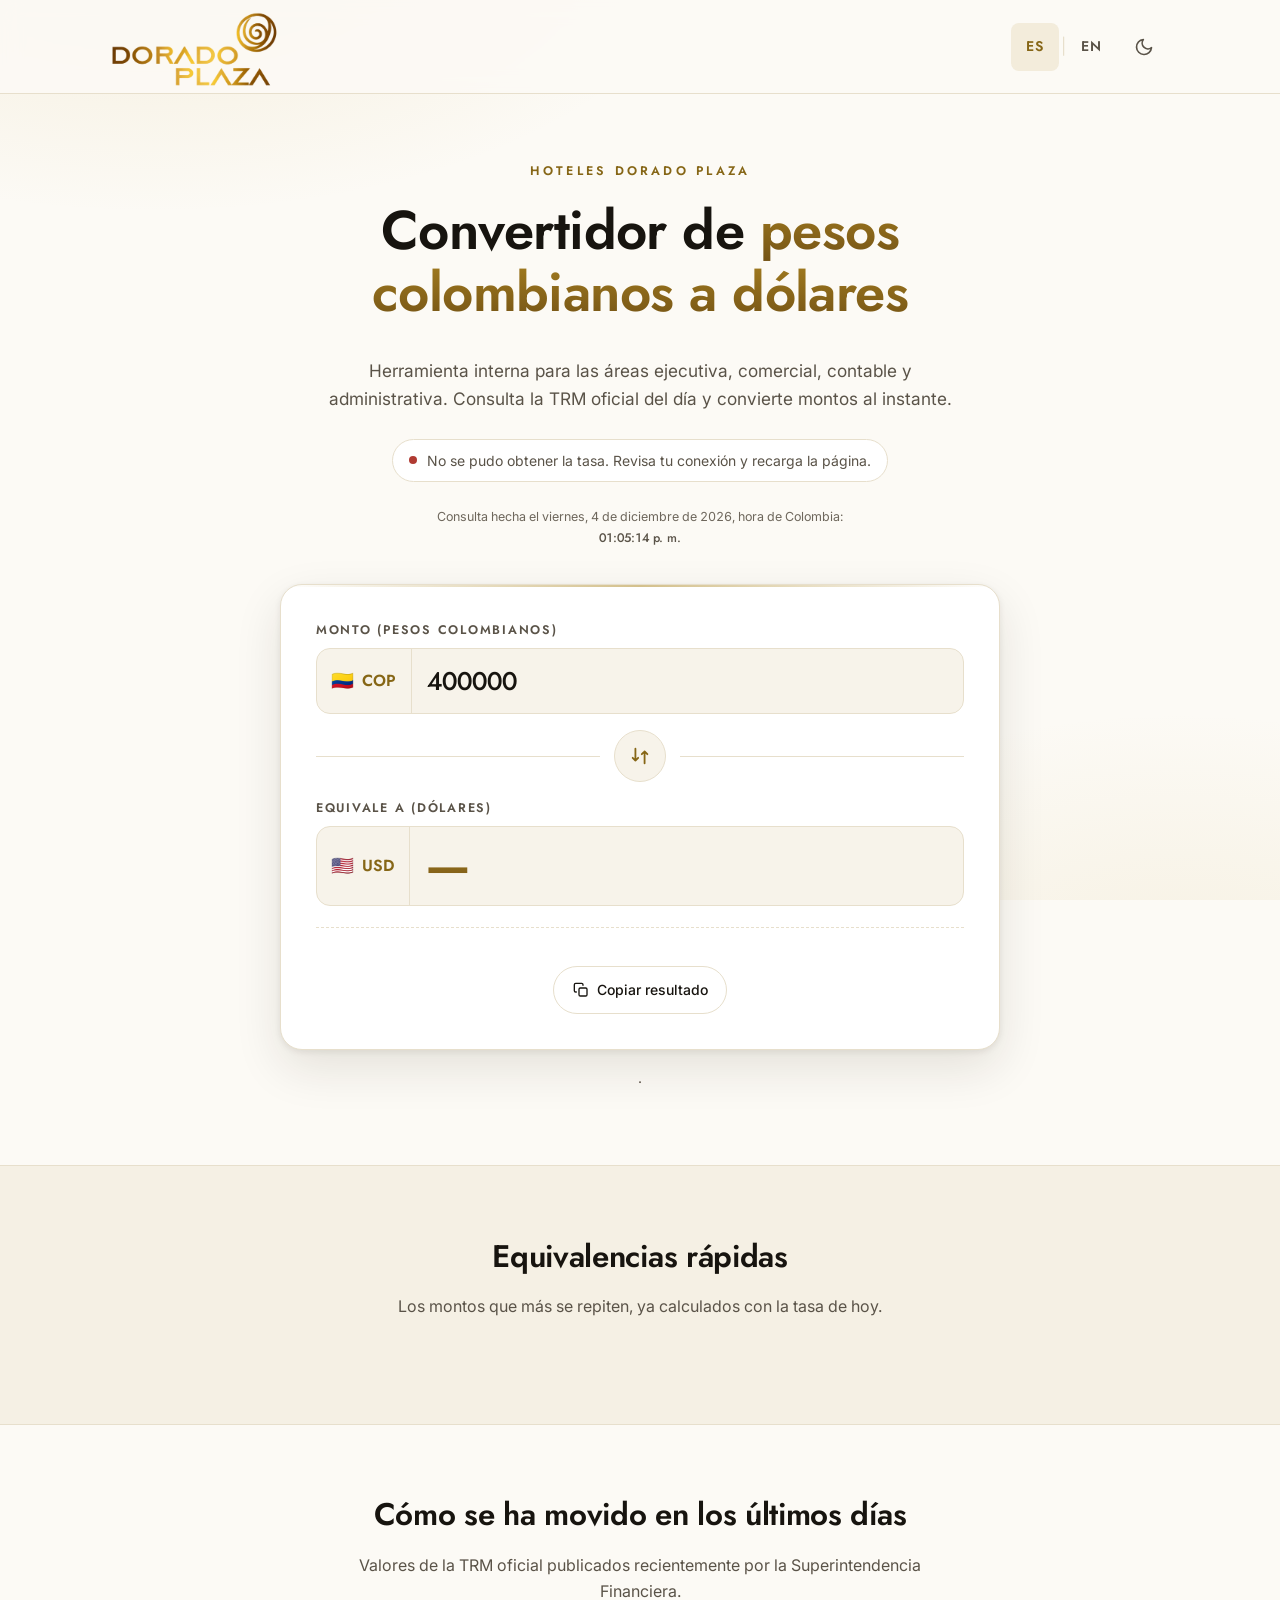
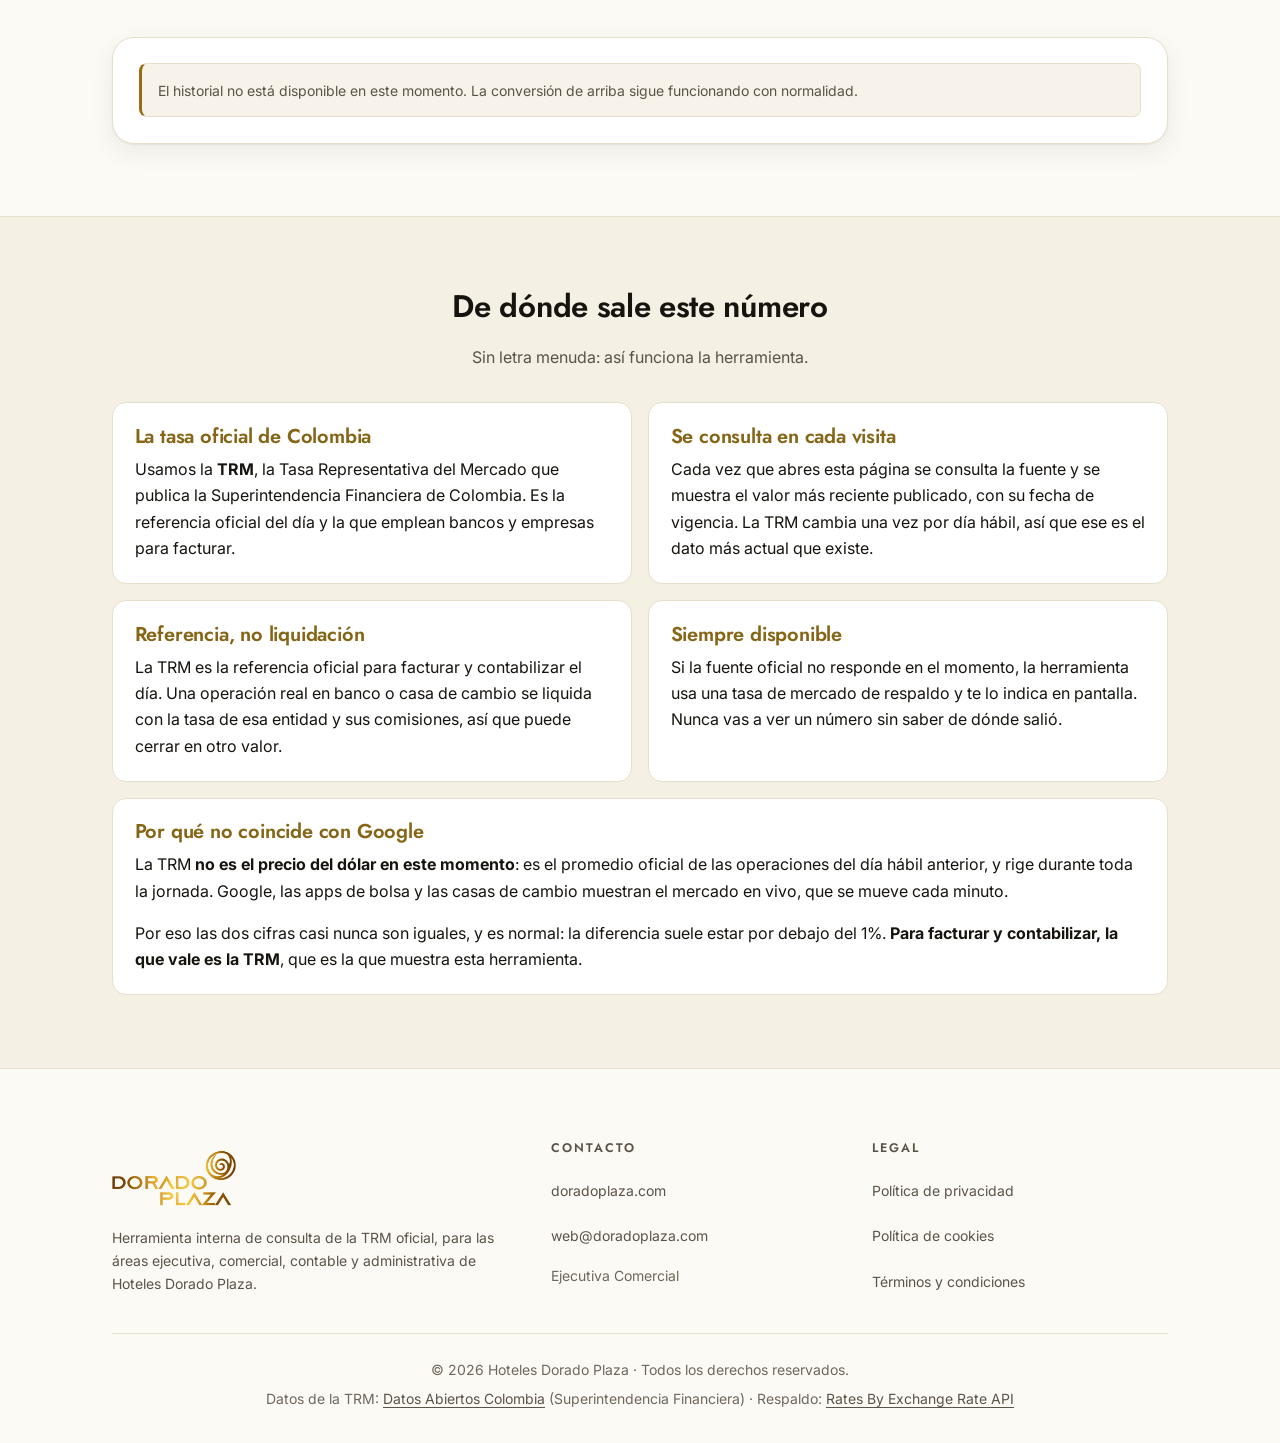
<file: index.html>
<!DOCTYPE html>
<!-- ===========================================================
     CONVERTIDOR USD ⇄ COP — Hoteles Dorado Plaza
     Archivo: index.html (versión en ESPAÑOL, la prioritaria)
     Qué es: herramienta de conversión de dólares estadounidenses a
             pesos colombianos y viceversa, con la TRM oficial.
     Para quién: las áreas EJECUTIVA, COMERCIAL, CONTABLE y
             ADMINISTRATIVA del hotel. NO es una herramienta para
             huéspedes: es un instrumento de trabajo interno.
     Función: consultar la TRM del día para facturar, cotizar y
              cuadrar cuentas. No es una página de venta y por eso no
              lleva CTAs comerciales.
     Sentido por defecto: en español arranca en COP → USD (quien
             trabaja aquí piensa en pesos). En inglés arranca al revés.
     Depende de: css/styles.css y js/script.js
     Versión en inglés: en/index.html (no hay redirección automática)
     =========================================================== -->
<html lang="es">
<head>
  <meta charset="UTF-8">
  <meta name="viewport" content="width=device-width, initial-scale=1">

  <!-- ===========================================================
       SEO — título, descripción y canonical
       Dominio definitivo (9 sep 2026):
         https://hotel.doradoplaza-convertidor.workers.dev/
       Si algún día cambia, hay que cambiarlo aquí, en en/index.html,
       en robots.txt y en el ejemplo de curl de _headers.

       ⚠ ESTA WEB VA EN noindex A PROPÓSITO. Es una herramienta interna
       del hotel y JX decidió que no aparezca en buscadores. Por eso el
       meta robots de abajo dice "noindex", se retiraron sitemap.xml y
       llms.txt, y robots.txt bloquea a los bots de IA.
       El título, la descripción y el Open Graph SÍ se conservan: no
       sirven para posicionar, sino para que el enlace se vea decente
       cuando alguien del hotel lo comparte por chat o correo.
       =========================================================== -->
  <title>Convertidor de dólares a pesos colombianos | Hoteles Dorado Plaza</title>
  <meta name="description" content="Consulta la TRM oficial del día y convierte pesos colombianos a dólares y al revés. Herramienta interna de Hoteles Dorado Plaza para sus áreas ejecutiva, comercial y contable.">
  <link rel="canonical" href="https://hotel.doradoplaza-convertidor.workers.dev/">
  <meta name="robots" content="noindex, follow">
  <meta name="author" content="Hoteles Dorado Plaza">
  <!-- El color de la barra del navegador en móvil. Arranca en blanco
       porque el tema claro es el primordial; el JS lo cambia si el
       usuario activa el modo oscuro. -->
  <meta name="theme-color" content="#FFFFFF" id="meta-tema">

  <!-- ===========================================================
       ANTI-PARPADEO DEL TEMA
       Qué es: la ÚNICA porción de JavaScript embebida en el HTML de
       todo el proyecto. Es una excepción deliberada a la regla de
       "todo el JS va en js/script.js", y tiene un motivo concreto:

       js/script.js se carga con defer, o sea que corre DESPUÉS de que
       el navegador pinta la página. Si el usuario dejó activado el modo
       oscuro, la página se pintaría primero en blanco y medio segundo
       después saltaría a negro. Ese fogonazo blanco es muy molesto de
       noche, que es justo cuando se usa el modo oscuro.

       Esto se ejecuta antes de pintar nada y deja el tema ya puesto.
       Por eso va aquí, es mínimo y no hace nada más.
       ⚠ Si se cambia la clave "dp_tema_v1", cambiarla también en
         CFG.TEMA_KEY de js/script.js.
       =========================================================== -->
  <script>
    (function () {
      try {
        if (localStorage.getItem("dp_tema_v1") === "oscuro") {
          document.documentElement.setAttribute("data-tema", "oscuro");
          var m = document.getElementById("meta-tema");
          if (m) m.setAttribute("content", "#0E0E10");
        }
      } catch (e) { /* modo incógnito: se queda en el tema claro */ }
    })();
  </script>

  <!-- Idiomas: el x-default apunta al español porque es la versión prioritaria -->
  <link rel="alternate" hreflang="es" href="https://hotel.doradoplaza-convertidor.workers.dev/">
  <link rel="alternate" hreflang="en" href="https://hotel.doradoplaza-convertidor.workers.dev/en/">
  <link rel="alternate" hreflang="x-default" href="https://hotel.doradoplaza-convertidor.workers.dev/">

  <!-- Open Graph — vista previa al compartir en WhatsApp, Facebook, etc.
       La URL de la imagen va ABSOLUTA: si es relativa, no se muestra. -->
  <meta property="og:type" content="website">
  <meta property="og:site_name" content="Hoteles Dorado Plaza">
  <meta property="og:locale" content="es_CO">
  <meta property="og:locale:alternate" content="en_US">
  <meta property="og:title" content="Convertidor de dólares a pesos colombianos | Hoteles Dorado Plaza">
  <meta property="og:description" content="TRM oficial del día y conversión COP ⇄ USD. Herramienta interna de Hoteles Dorado Plaza para sus áreas ejecutiva, comercial y contable.">
  <meta property="og:url" content="https://hotel.doradoplaza-convertidor.workers.dev/">
  <meta property="og:image" content="https://hotel.doradoplaza-convertidor.workers.dev/img/og-convertidor-dolar-peso-dorado-plaza.webp">
  <meta property="og:image:width" content="1200">
  <meta property="og:image:height" content="630">
  <meta property="og:image:alt" content="Convertidor de dólares a pesos colombianos de Hoteles Dorado Plaza">

  <meta name="twitter:card" content="summary_large_image">
  <meta name="twitter:title" content="Convertidor de dólares a pesos colombianos | Hoteles Dorado Plaza">
  <meta name="twitter:description" content="TRM oficial del día y conversión COP ⇄ USD para las áreas administrativas de Hoteles Dorado Plaza.">
  <meta name="twitter:image" content="https://hotel.doradoplaza-convertidor.workers.dev/img/og-convertidor-dolar-peso-dorado-plaza.webp">

  <!-- Geo tags: la cadena opera en Cartagena y Barranquilla, Colombia -->
  <meta name="geo.region" content="CO">
  <meta name="geo.placename" content="Cartagena de Indias, Colombia">

  <!-- Iconos. Única excepción a la regla WebP: ningún navegador
       soporta favicons en WebP. -->
  <link rel="icon" href="img/favicon.ico" sizes="any">
  <link rel="icon" type="image/png" href="img/favicon.png">
  <link rel="apple-touch-icon" href="img/apple-touch-icon.png">
  <link rel="manifest" href="site.webmanifest">

  <!-- Tipografías cargadas sin bloquear el render (preload + onload).
       Jost para títulos y cifras (geométrica, del mismo aire que el
       logo) e Inter para el texto corrido. -->
  <link rel="preconnect" href="https://fonts.googleapis.com">
  <link rel="preconnect" href="https://fonts.gstatic.com" crossorigin>
  <link rel="preload" as="style"
        href="https://fonts.googleapis.com/css2?family=Inter:wght@400;500;600&family=Jost:wght@400;500;600&display=swap"
        onload="this.onload=null;this.rel='stylesheet'">
  <noscript>
    <link rel="stylesheet"
          href="https://fonts.googleapis.com/css2?family=Inter:wght@400;500;600&family=Jost:wght@400;500;600&display=swap">
  </noscript>

  <link rel="stylesheet" href="css/styles.css">

  <!-- ===========================================================
       JSON-LD — datos estructurados
       Qué incluye: WebSite, la Organización (la cadena hotelera) y
       WebApplication (esto es una herramienta, no una tienda; por eso
       no lleva Product ni Offer).
       Los datos de la sociedad (legalName, taxID, address) se
       completaron el 9 sep 2026 con registros publicos contrastados.
       =========================================================== -->
  <script type="application/ld+json">
  {
    "@context": "https://schema.org",
    "@graph": [
      {
        "@type": "WebSite",
        "@id": "https://hotel.doradoplaza-convertidor.workers.dev/#website",
        "url": "https://hotel.doradoplaza-convertidor.workers.dev/",
        "name": "Convertidor USD ⇄ COP · Hoteles Dorado Plaza",
        "inLanguage": "es-CO",
        "publisher": { "@id": "https://hotel.doradoplaza-convertidor.workers.dev/#organizacion" }
      },
      {
        "@type": "Organization",
        "@id": "https://hotel.doradoplaza-convertidor.workers.dev/#organizacion",
        "name": "Hoteles Dorado Plaza",
        "legalName": "Hoteles Dorado Plaza Colombia S.A.S.",
        "taxID": "901.403.268-5",
        "url": "https://doradoplaza.com/",
        "logo": "https://hotel.doradoplaza-convertidor.workers.dev/img/logo-hoteles-dorado-plaza.webp",
        "areaServed": "CO",
        "email": "web@doradoplaza.com",
        "address": {
          "@type": "PostalAddress",
          "streetAddress": "Cra. 2 Av. San Martín No. 4-41, Barrio Bocagrande",
          "addressLocality": "Cartagena de Indias",
          "addressRegion": "Bolívar",
          "addressCountry": "CO"
        },
        "contactPoint": [
          {
            "@type": "ContactPoint",
            "contactType": "Ejecutiva Comercial",
            "email": "web@doradoplaza.com",
            "areaServed": "CO",
            "availableLanguage": ["es", "en"]
          },
          {
            "@type": "ContactPoint",
            "contactType": "Protección de datos personales",
            "email": "syncrono@doradoplaza.com",
            "areaServed": "CO",
            "availableLanguage": ["es"]
          }
        ]
      },
      {
        "@type": "WebApplication",
        "@id": "https://hotel.doradoplaza-convertidor.workers.dev/#app",
        "name": "Convertidor de dólares a pesos colombianos",
        "url": "https://hotel.doradoplaza-convertidor.workers.dev/",
        "applicationCategory": "FinanceApplication",
        "operatingSystem": "Todos (navegador web)",
        "inLanguage": ["es-CO", "en-US"],
        "isAccessibleForFree": true,
        "offers": { "@type": "Offer", "price": "0", "priceCurrency": "COP" },
        "publisher": { "@id": "https://hotel.doradoplaza-convertidor.workers.dev/#organizacion" }
      }
    ]
  }
  </script>
</head>

<body>
  <!-- Skip link: primer elemento enfocable, para navegación por teclado -->
  <a class="skip-link" href="#contenido">Saltar al contenido</a>

  <!-- ===========================================================
       SECCIÓN: CABECERA
       Qué es: barra fija con el logo del hotel y el selector ES | EN.
       Función: identidad de marca y cambio de idioma manual.
       Depende de: .cabecera en css/styles.css
       =========================================================== -->
  <header class="cabecera">
    <div class="contenedor cabecera__fila">
      <a class="cabecera__logo" href="index.html" aria-label="Convertidor de Hoteles Dorado Plaza, ir al inicio">
        <img src="img/logo-hoteles-dorado-plaza.webp"
             alt="Logo de Hoteles Dorado Plaza"
             width="900" height="493" fetchpriority="high">
      </a>

      <!-- Los enlaces internos van en ruta RELATIVA (index.html, en/index.html)
           y no en ruta absoluta (/, /en/). Así la web funciona igual abierta
           desde una carpeta local, desde una subcarpeta del hosting o desde
           la raíz del dominio. La URL "oficial" para buscadores la fija el
           canonical del <head>, que sí es absoluta. -->
      <div class="acciones-cabecera">
        <nav class="idioma" aria-label="Selector de idioma">
          <a class="idioma__link" href="index.html" aria-current="page" data-idioma="es" lang="es"
             aria-label="Ver esta página en español">ES</a>
          <span class="idioma__sep" aria-hidden="true">|</span>
          <a class="idioma__link" href="en/index.html" data-idioma="en" lang="en"
             aria-label="Switch this page to English">EN</a>
        </nav>

        <!-- Botón de tema. El aria-label y el aria-pressed los mantiene
             al día js/script.js; aquí van con el valor del tema claro,
             que es con el que siempre abre la web. -->
        <button class="btn-tema" id="btn-tema" type="button"
                aria-pressed="false" aria-label="Activar el modo oscuro">
          <svg class="btn-tema__luna" viewBox="0 0 24 24" fill="none" stroke="currentColor"
               stroke-width="2" stroke-linecap="round" stroke-linejoin="round" aria-hidden="true">
            <path d="M21 12.8A9 9 0 1 1 11.2 3a7 7 0 0 0 9.8 9.8Z"></path>
          </svg>
          <svg class="btn-tema__sol" viewBox="0 0 24 24" fill="none" stroke="currentColor"
               stroke-width="2" stroke-linecap="round" stroke-linejoin="round" aria-hidden="true">
            <circle cx="12" cy="12" r="4"></circle>
            <path d="M12 2v2M12 20v2M4.9 4.9l1.4 1.4M17.7 17.7l1.4 1.4M2 12h2M20 12h2M4.9 19.1l1.4-1.4M17.7 6.3l1.4-1.4"></path>
          </svg>
        </button>
      </div>
    </div>
  </header>

  <main id="contenido">

    <!-- ===========================================================
         SECCIÓN: HERO
         Qué es: título de la herramienta, explicación en una línea y
                 la píldora con el estado de la tasa.
         Función: que en dos segundos se entienda qué hace y con qué
                  dato trabaja.
         Depende de: .hero y .estado en css/styles.css; el texto de
                     #estado-texto lo escribe js/script.js
         =========================================================== -->
    <section class="hero">
      <div class="contenedor">
        <span class="hero__marca">Hoteles Dorado Plaza</span>

        <!-- ▼▼▼ ZONA EDITABLE · TEXTOS ▼▼▼
             QUÉ CAMBIAR: solo el título (h1) y el párrafo de abajo.
             CÓMO: cambia el texto que está entre > y < sin borrar las etiquetas.
             EJEMPLO: <em>pesos colombianos a dólares</em>  →  <em>pesos a dólares</em>
             LÍMITE: título máx. 45 caracteres; párrafo máx. 180 caracteres
                     (más largo desacomoda el hero en pantallas de 380px).

             ⚠ EL h1 DICE EL SENTIDO EN QUE ABRE ESTE IDIOMA.
               En español abre en pesos → dólares, así que el h1 dice
               "pesos colombianos a dólares". En en/index.html abre al revés
               y el h1 dice lo contrario. Los dos son correctos: NO igualarlos.
               Si algún día se cambia el sentido de arranque (estado.sentido
               en js/script.js), hay que cambiar también este título.

             ⚠ NO coincide a propósito con el <title> del <head>, que dice
               "dólares a pesos colombianos". Ese es el término por el que la
               gente busca en Google, y la herramienta convierte en los dos
               sentidos, así que ambos son ciertos. No es un descuido.

             NO TOCAR: class, span, em, ni nada fuera de esta zona.
        -->
        <h1>Convertidor de <em>pesos colombianos a dólares</em></h1>
        <p class="hero__bajada">
          Herramienta interna para las áreas ejecutiva, comercial, contable y
          administrativa. Consulta la TRM oficial del día y convierte montos al instante.
        </p>
        <!-- ▲▲▲ FIN ZONA EDITABLE · TEXTOS ▲▲▲ -->

        <!-- Píldora de estado: qué tasa se usa y de qué fecha es.
             Empieza en "consultando" y el JS la completa al recibir el dato. -->
        <p class="estado is-cargando" id="estado" role="status" aria-live="polite">
          <span class="estado__punto" aria-hidden="true"></span>
          <span id="estado-texto">Consultando la tasa del día…</span>
        </p>

        <!-- Sello de consulta: fecha larga y hora exacta de Colombia, con el
             reloj corriendo. Para el área contable es el respaldo de "a qué
             hora exacta se consultó esta tasa" al adjuntarla a un soporte.
             Lo rellena y lo refresca cada segundo js/script.js.
             Ojo: la hora es SIEMPRE la de Colombia (America/Bogota), aunque
             el computador esté configurado en otro país. -->
        <p class="estado-hora">
          <span id="hora-etiqueta"></span>
          <span class="estado-hora__reloj" id="hora-reloj"></span>
        </p>
      </div>
    </section>

    <!-- ===========================================================
         SECCIÓN: CONVERSOR
         Qué es: la calculadora en sí — campo de monto, botón para
                 invertir monedas y resultado grande.
         Función: es la razón de existir de la página. Todo lo demás
                  es apoyo.
         Depende de: .tarjeta, .campo y .resultado en css/styles.css;
                     toda la lógica está en js/script.js
         Nota: el campo empieza deshabilitado y el JS lo habilita
               cuando ya hay una tasa cargada, para que nadie escriba
               sobre un resultado vacío.
         =========================================================== -->
    <section class="conversor" aria-labelledby="titulo-conversor">
      <div class="contenedor">
        <h2 id="titulo-conversor" class="sr-only">Calculadora de conversión</h2>

        <div class="tarjeta">
          <!-- Campo de entrada.
               ⚠ En español el conversor arranca en COP → USD y en inglés al
               revés (USD → COP). No es un descuido: quien trabaja en el hotel
               piensa en pesos y necesita saber a cuántos dólares equivalen;
               quien entra en inglés llega con dólares. El estado inicial lo
               fija js/script.js leyendo el <html lang>, así que si aquí se
               cambian las monedas hay que cambiarlo también allá. -->
          <div class="campo">
            <label class="campo__etiqueta" for="monto" id="etiqueta-origen">Monto (pesos colombianos)</label>
            <div class="campo__caja">
              <span class="campo__moneda" id="moneda-origen">
                <span class="campo__bandera" aria-hidden="true">🇨🇴</span> COP
              </span>
              <input class="campo__input" id="monto" type="text" inputmode="decimal"
                     value="400000" placeholder="400000" autocomplete="off" disabled
                     aria-describedby="resultado-detalle">
            </div>
          </div>

          <!-- Botón de invertir el sentido de la conversión -->
          <div class="invertir-fila">
            <button class="btn-invertir" id="btn-invertir" type="button"
                    aria-label="Invertir: convertir en el sentido contrario">
              <svg viewBox="0 0 24 24" fill="none" stroke="currentColor" stroke-width="2"
                   stroke-linecap="round" stroke-linejoin="round" aria-hidden="true">
                <path d="M7 4v13M7 17l-3-3M7 17l3-3"></path>
                <path d="M17 20V7M17 7l3 3M17 7l-3 3"></path>
              </svg>
            </button>
          </div>

          <!-- Campo de salida (solo lectura visual: el valor sale abajo) -->
          <div class="campo">
            <span class="campo__etiqueta" id="etiqueta-destino">Equivale a (dólares)</span>
            <div class="campo__caja">
              <span class="campo__moneda" id="moneda-destino">
                <span class="campo__bandera" aria-hidden="true">🇺🇸</span> USD
              </span>
              <output class="campo__input campo__salida" id="resultado" for="monto" aria-live="polite">—</output>
            </div>
          </div>

          <!-- Resultado en grande + acción de copiar -->
          <div class="resultado">
            <p class="resultado__detalle" id="resultado-detalle"></p>
            <div class="resultado__acciones">
              <button class="btn-sec" id="btn-copiar" type="button" data-copiar="">
                <svg viewBox="0 0 24 24" fill="none" stroke="currentColor" stroke-width="2"
                     stroke-linecap="round" stroke-linejoin="round" aria-hidden="true">
                  <rect x="9" y="9" width="12" height="12" rx="2"></rect>
                  <path d="M5 15H4a2 2 0 0 1-2-2V4a2 2 0 0 1 2-2h9a2 2 0 0 1 2 2v1"></path>
                </svg>
                <span class="btn-sec__txt">Copiar resultado</span>
              </button>
            </div>
          </div>
        </div>

        <!-- Referencias inversas. El JS las rellena con la tasa vigente. -->
        <p class="resultado__detalle referencias">
          <span id="ref-usd"></span> · <span id="ref-cop"></span>
        </p>
      </div>
    </section>

    <!-- ===========================================================
         SECCIÓN: EQUIVALENCIAS RÁPIDAS
         Qué es: montos frecuentes ya convertidos.
         Función: resolver de un vistazo los montos que más se repiten
                  en el día a día administrativo, sin escribir nada.
                  Cambia sola al invertir el sentido.
         Depende de: #tabla-equivalencias, que rellena js/script.js
         =========================================================== -->
    <section class="bloque bloque--alt" aria-labelledby="titulo-equivalencias">
      <div class="contenedor">
        <div class="bloque__cabeza">
          <h2 id="titulo-equivalencias">Equivalencias rápidas</h2>
          <p>Los montos que más se repiten, ya calculados con la tasa de hoy.</p>
        </div>
        <ul class="equivalencias" id="tabla-equivalencias"></ul>
      </div>
    </section>

    <!-- ===========================================================
         SECCIÓN: HISTORIAL DE 7 DÍAS
         Qué es: gráfico de línea y lista con los últimos valores.
         Función: dar contexto — si el dólar viene subiendo o bajando.
         Depende de: #historial-caja, #grafico-historial y
                     #lista-historial; los dibuja js/script.js con los
                     datos de la fuente oficial.
         Ojo: si la fuente oficial no responde, aquí sale una nota y la
              conversión de arriba sigue funcionando igual.
         =========================================================== -->
    <section class="bloque" aria-labelledby="titulo-historial">
      <div class="contenedor">
        <div class="bloque__cabeza">
          <h2 id="titulo-historial">Cómo se ha movido en los últimos días</h2>
          <p>Valores de la TRM oficial publicados recientemente por la Superintendencia Financiera.</p>
        </div>

        <div class="historial__caja" id="historial-caja">
          <div class="historial__grafico" id="grafico-historial"></div>
          <ul class="historial__lista" id="lista-historial"></ul>
        </div>
      </div>
    </section>

    <!-- ===========================================================
         SECCIÓN: INFORMACIÓN
         Qué es: cuatro tarjetas explicando la TRM, cada cuánto se
                 consulta, el alcance de la herramienta y qué pasa si
                 la fuente oficial no responde.
         Función: transparencia y SEO real — este texto está escrito en
                  el HTML, no inyectado por JavaScript.
         Ojo: es la última sección de la página. Aquí abajo iba el
              acordeón de preguntas frecuentes, retirado por decisión
              de JX. No reponerlo sin que él lo pida.
         =========================================================== -->
    <section class="bloque bloque--alt" aria-labelledby="titulo-info">
      <div class="contenedor">
        <div class="bloque__cabeza">
          <h2 id="titulo-info">De dónde sale este número</h2>
          <p>Sin letra menuda: así funciona la herramienta.</p>
        </div>

        <div class="info">
          <article class="info__tarjeta">
            <h3>La tasa oficial de Colombia</h3>
            <p>
              Usamos la <strong>TRM</strong>, la Tasa Representativa del Mercado que publica
              la Superintendencia Financiera de Colombia. Es la referencia oficial del día
              y la que emplean bancos y empresas para facturar.
            </p>
          </article>

          <article class="info__tarjeta">
            <h3>Se consulta en cada visita</h3>
            <p>
              Cada vez que abres esta página se consulta la fuente y se muestra el valor
              más reciente publicado, con su fecha de vigencia. La TRM cambia una vez por
              día hábil, así que ese es el dato más actual que existe.
            </p>
          </article>

          <article class="info__tarjeta">
            <h3>Referencia, no liquidación</h3>
            <p>
              La TRM es la referencia oficial para facturar y contabilizar el día. Una
              operación real en banco o casa de cambio se liquida con la tasa de esa
              entidad y sus comisiones, así que puede cerrar en otro valor.
            </p>
          </article>

          <article class="info__tarjeta">
            <h3>Siempre disponible</h3>
            <p>
              Si la fuente oficial no responde en el momento, la herramienta usa una tasa
              de mercado de respaldo y te lo indica en pantalla. Nunca vas a ver un número
              sin saber de dónde salió.
            </p>
          </article>

          <!-- Esta tarjeta ocupa el ancho completo desde 700px (.info__tarjeta--ancha).
               Va aparte y al final porque responde la duda más frecuente: alguien
               compara con Google, ve otra cifra y cree que la herramienta falla. -->
          <article class="info__tarjeta info__tarjeta--ancha">
            <h3>Por qué no coincide con Google</h3>
            <p>
              La TRM <strong>no es el precio del dólar en este momento</strong>: es el promedio
              oficial de las operaciones del día hábil anterior, y rige durante toda la jornada.
              Google, las apps de bolsa y las casas de cambio muestran el mercado en vivo, que
              se mueve cada minuto.
            </p>
            <p>
              Por eso las dos cifras casi nunca son iguales, y es normal: la diferencia suele
              estar por debajo del 1%. <strong>Para facturar y contabilizar, la que vale es la
              TRM</strong>, que es la que muestra esta herramienta.
            </p>
          </article>
        </div>
      </div>
    </section>

  </main>

  <!-- ===========================================================
       SECCIÓN: PIE DE PÁGINA
       Qué es: enlace a la web del hotel, páginas legales, aviso de
               copyright y crédito de la fuente de datos.
       Función: cerrar el sitio con lo institucional y lo obligatorio.
       Ojo: esta página NO lleva crédito de JX Company — JX lo pidió
            expresamente para este proyecto.
       =========================================================== -->
  <footer class="pie">
    <div class="contenedor">
      <div class="pie__grid">

        <div>
          <div class="pie__logo">
            <img src="img/logo-hoteles-dorado-plaza.webp"
                 alt="Logo de Hoteles Dorado Plaza"
                 width="900" height="493" loading="lazy">
          </div>
          <p class="pie__texto">
            Herramienta interna de consulta de la TRM oficial, para las áreas ejecutiva,
            comercial, contable y administrativa de Hoteles Dorado Plaza.
          </p>
        </div>

        <!-- ▼▼▼ ZONA EDITABLE · CONTACTO ▼▼▼
             QUÉ CAMBIAR: la dirección web del hotel y el correo de contacto.
             CÓMO: cambia el texto entre > y <, y el href del enlace.
             EJEMPLO: href="https://doradoplaza.com/" → href="https://otrodominio.com/"
             LÍMITE: el correo debe ser uno real y atendido.
             ⚠ SE REPITE EN: el JSON-LD "Organization" → "url" (dentro del <head>
               de este archivo y de en/index.html), y en las tres páginas legales
               (privacidad.html, cookies.html, terminos.html).
               SI CAMBIA, HAY QUE CAMBIARLO EN TODOS.
             NO TOCAR: class, li, ul, ni nada fuera de esta zona.
        -->
        <nav aria-labelledby="pie-hotel">
          <h2 id="pie-hotel">Contacto</h2>
          <ul class="pie__lista">
            <li>
              <a href="https://doradoplaza.com/" target="_blank" rel="noopener">
                doradoplaza.com
              </a>
            </li>
            <li>
              <a href="mailto:web@doradoplaza.com">web@doradoplaza.com</a>
            </li>
            <li>
              <span class="pie__rol">Ejecutiva Comercial</span>
            </li>
          </ul>
        </nav>
        <!-- ▲▲▲ FIN ZONA EDITABLE · CONTACTO ▲▲▲ -->

        <nav aria-labelledby="pie-legal">
          <h2 id="pie-legal">Legal</h2>
          <ul class="pie__lista">
            <li><a href="privacidad.html">Política de privacidad</a></li>
            <li><a href="cookies.html">Política de cookies</a></li>
            <li><a href="terminos.html">Términos y condiciones</a></li>
          </ul>
        </nav>
      </div>

      <div class="pie__legal">
        <p>© <span id="anio">2026</span> Hoteles Dorado Plaza · Todos los derechos reservados.</p>
        <p class="pie__fuente">
          Datos de la TRM: <a href="https://www.datos.gov.co/" target="_blank" rel="noopener">Datos Abiertos Colombia</a>
          (Superintendencia Financiera) · Respaldo:
          <a href="https://www.exchangerate-api.com" target="_blank" rel="noopener">Rates By Exchange Rate API</a>
        </p>
      </div>
    </div>
  </footer>

  <!-- ===========================================================
       AVISO DE ÚLTIMA ACTUALIZACIÓN
       Qué es: el panel que entra por la derecha en cuanto llega la
               tasa, con la fecha de vigencia, la hora exacta de la
               consulta y una línea que confirma de dónde salió el dato.
       Función: que quien abre esto para facturar tenga la confirmación
                explícita de que no está mirando un dato de ayer.
                Se cierra solo a los 10 segundos.
       Depende de: .aviso-tasa en css/styles.css y de mostrarAviso()
                   en js/script.js, que rellena los tres huecos de
                   abajo y le pone la clase de la fuente.
       Ojo: los tres <p> vacíos los escribe el JS. Van vacíos y no con
            texto de ejemplo a propósito: si el JS fallara, es preferible
            un panel que nunca aparece a uno con una fecha inventada.
       Ojo 2: esto NO lleva role="status" ni aria-live. La píldora de
            estado del hero ya anuncia lo mismo a los lectores de
            pantalla; si este panel también lo anunciara, se oiría el
            dato dos veces seguidas.
       =========================================================== -->
  <aside class="aviso-tasa" id="aviso-tasa" aria-hidden="true"
         aria-label="Aviso de última actualización de la tasa">
    <span class="aviso-tasa__barra" aria-hidden="true"></span>
    <div class="aviso-tasa__fila">
      <span class="aviso-tasa__punto" aria-hidden="true"></span>
      <div class="aviso-tasa__cuerpo">
        <p class="aviso-tasa__titulo">Última actualización</p>
        <p class="aviso-tasa__fecha" id="aviso-tasa-fecha"></p>
        <p class="aviso-tasa__hora"  id="aviso-tasa-hora"></p>
        <p class="aviso-tasa__nota"  id="aviso-tasa-nota"></p>
      </div>
      <button class="aviso-tasa__cerrar" id="aviso-tasa-cerrar" type="button"
              aria-label="Cerrar el aviso de actualización">
        <svg viewBox="0 0 24 24" fill="none" stroke="currentColor" stroke-width="2.5"
             stroke-linecap="round" aria-hidden="true">
          <path d="M18 6 6 18M6 6l12 12"></path>
        </svg>
      </button>
    </div>
  </aside>

  <script src="js/script.js" defer></script>
</body>
</html>
</file>
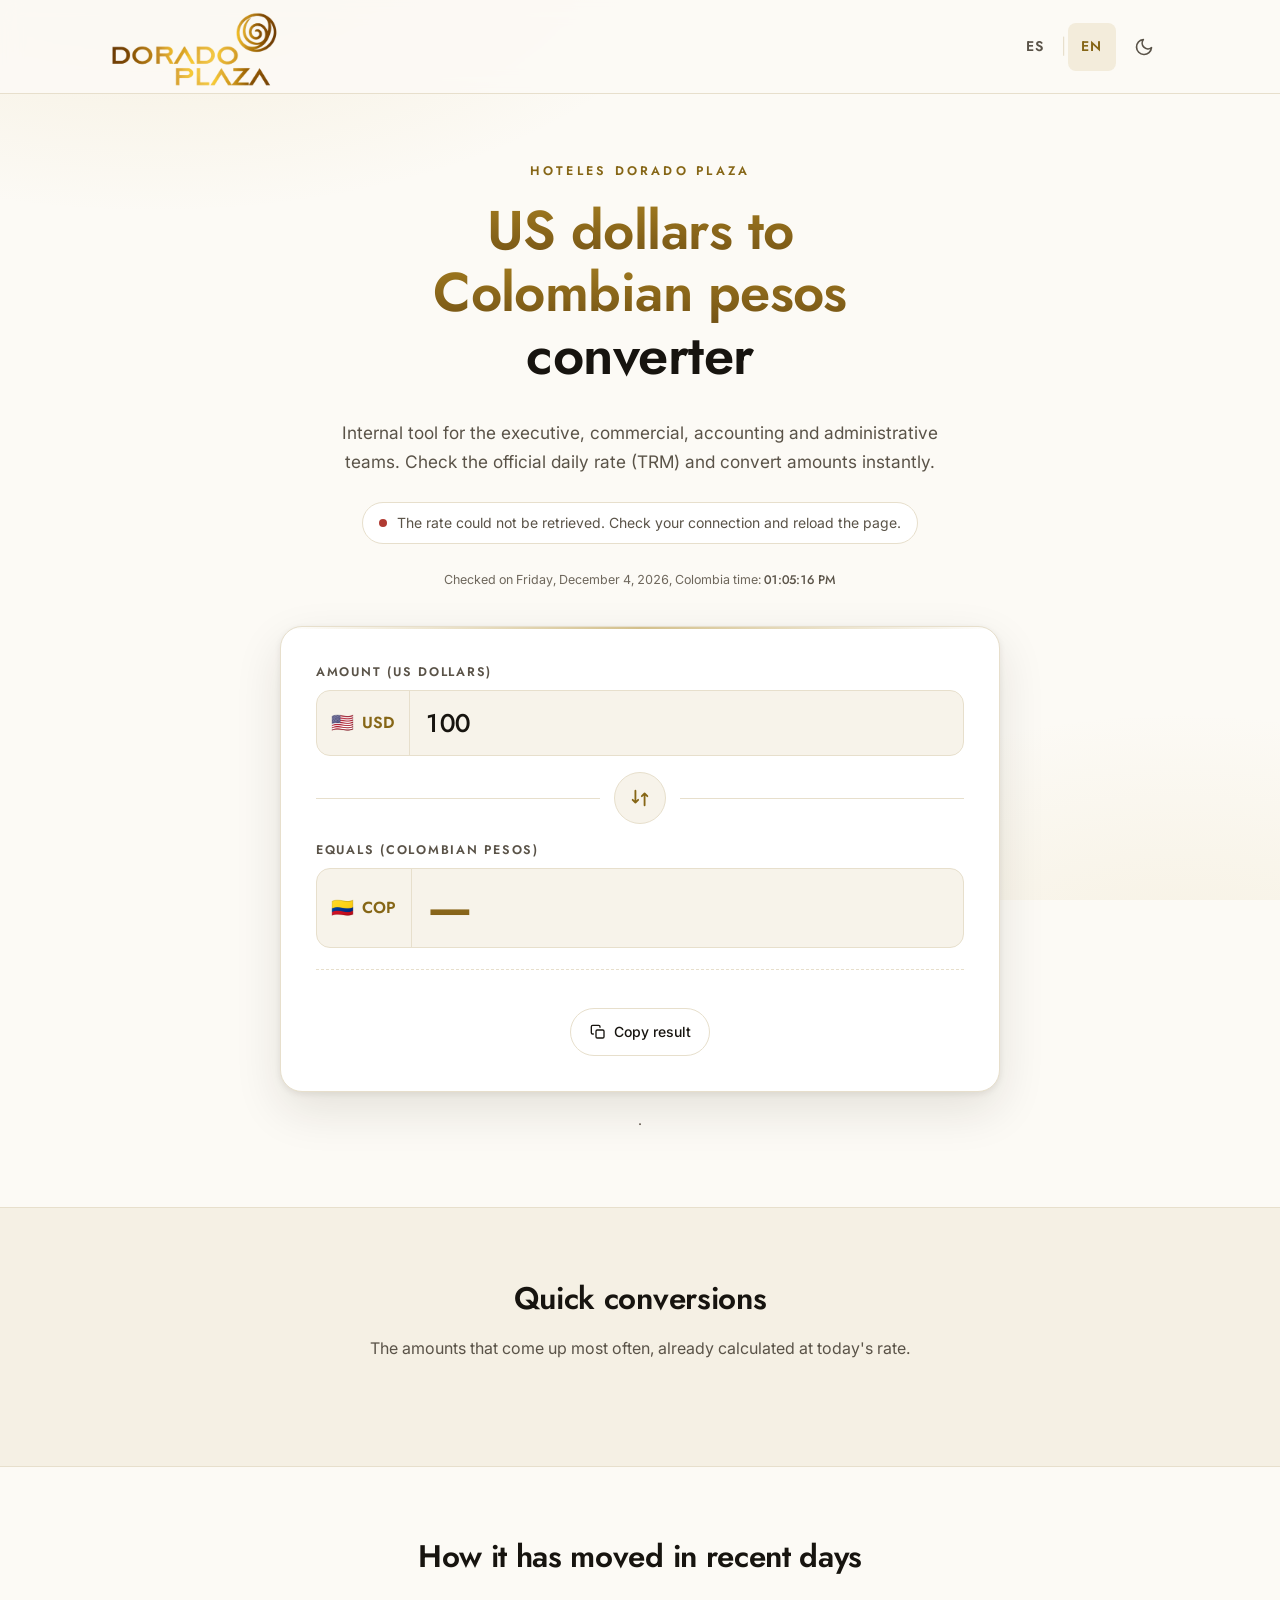
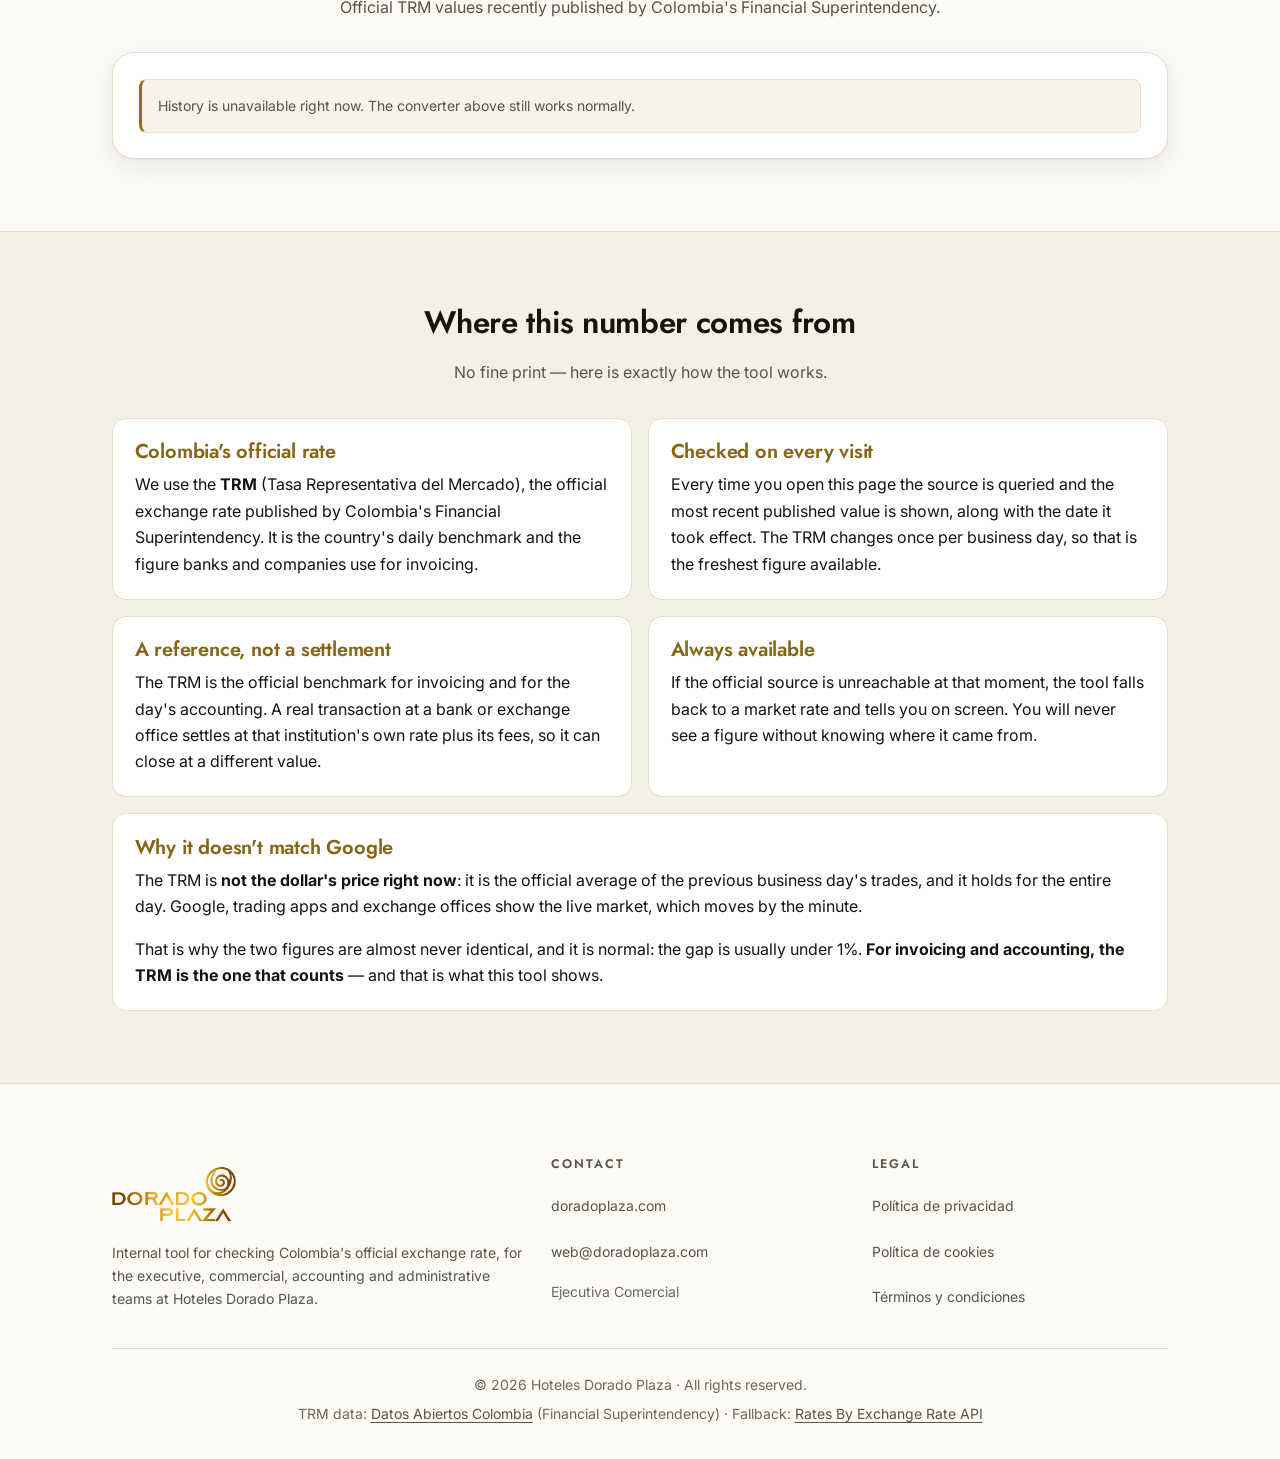
<file: en/index.html>
<!DOCTYPE html>
<!-- ===========================================================
     CONVERTIDOR USD ⇄ COP — Hoteles Dorado Plaza
     Archivo: en/index.html (versión en INGLÉS)
     Qué es: herramienta de conversión de dólares estadounidenses a
             pesos colombianos y viceversa, con la TRM oficial.
     Para quién: las áreas EJECUTIVA, COMERCIAL, CONTABLE y
             ADMINISTRATIVA del hotel. NO es una herramienta para
             huéspedes: es un instrumento de trabajo interno.
     Función: consultar la TRM del día para facturar, cotizar y
              cuadrar cuentas. No es una página de venta y por eso no
              lleva CTAs comerciales.
     Sentido por defecto: en inglés arranca en USD → COP (quien entra
             en inglés llega con dólares). En español arranca al revés.
     Depende de: css/styles.css y js/script.js
     Versión en español (prioritaria): ../index.html
     =========================================================== -->
<html lang="en">
<head>
  <meta charset="UTF-8">
  <meta name="viewport" content="width=device-width, initial-scale=1">

  <!-- ===========================================================
       SEO — título, descripción y canonical
       Dominio definitivo (9 sep 2026):
         https://hotel.doradoplaza-convertidor.workers.dev/
       Si algún día cambia, hay que cambiarlo aquí, en ../index.html,
       en robots.txt y en el ejemplo de curl de _headers.

       ⚠ ESTA WEB VA EN noindex A PROPÓSITO. Es una herramienta interna
       del hotel y JX decidió que no aparezca en buscadores. Por eso el
       meta robots de abajo dice "noindex", se retiraron sitemap.xml y
       llms.txt, y robots.txt bloquea a los bots de IA.
       El título, la descripción y el Open Graph SÍ se conservan: no
       sirven para posicionar, sino para que el enlace se vea decente
       cuando alguien del hotel lo comparte por chat o correo.
       =========================================================== -->
  <title>US Dollar to Colombian Peso Converter | Hoteles Dorado Plaza</title>
  <meta name="description" content="Check Colombia's official daily exchange rate (TRM) and convert US dollars to Colombian pesos. Internal tool by Hoteles Dorado Plaza for its executive, commercial and accounting teams.">
  <link rel="canonical" href="https://hotel.doradoplaza-convertidor.workers.dev/en/">
  <meta name="robots" content="noindex, follow">
  <meta name="author" content="Hoteles Dorado Plaza">
  <!-- El color de la barra del navegador en móvil. Arranca en blanco
       porque el tema claro es el primordial; el JS lo cambia si el
       usuario activa el modo oscuro. -->
  <meta name="theme-color" content="#FFFFFF" id="meta-tema">

  <!-- ===========================================================
       ANTI-PARPADEO DEL TEMA
       Qué es: la ÚNICA porción de JavaScript embebida en el HTML de
       todo el proyecto. Es una excepción deliberada a la regla de
       "todo el JS va en js/script.js", y tiene un motivo concreto:

       js/script.js se carga con defer, o sea que corre DESPUÉS de que
       el navegador pinta la página. Si el usuario dejó activado el modo
       oscuro, la página se pintaría primero en blanco y medio segundo
       después saltaría a negro. Ese fogonazo blanco es muy molesto de
       noche, que es justo cuando se usa el modo oscuro.

       Esto se ejecuta antes de pintar nada y deja el tema ya puesto.
       Por eso va aquí, es mínimo y no hace nada más.
       ⚠ Si se cambia la clave "dp_tema_v1", cambiarla también en
         CFG.TEMA_KEY de js/script.js.
       =========================================================== -->
  <script>
    (function () {
      try {
        if (localStorage.getItem("dp_tema_v1") === "oscuro") {
          document.documentElement.setAttribute("data-tema", "oscuro");
          var m = document.getElementById("meta-tema");
          if (m) m.setAttribute("content", "#0E0E10");
        }
      } catch (e) { /* modo incógnito: se queda en el tema claro */ }
    })();
  </script>

  <!-- Idiomas: el x-default apunta al español porque es la versión prioritaria -->
  <link rel="alternate" hreflang="es" href="https://hotel.doradoplaza-convertidor.workers.dev/">
  <link rel="alternate" hreflang="en" href="https://hotel.doradoplaza-convertidor.workers.dev/en/">
  <link rel="alternate" hreflang="x-default" href="https://hotel.doradoplaza-convertidor.workers.dev/">

  <!-- Open Graph — vista previa al compartir en WhatsApp, Facebook, etc.
       La URL de la imagen va ABSOLUTA: si es relativa, no se muestra. -->
  <meta property="og:type" content="website">
  <meta property="og:site_name" content="Hoteles Dorado Plaza">
  <meta property="og:locale" content="en_US">
  <meta property="og:locale:alternate" content="es_CO">
  <meta property="og:title" content="US Dollar to Colombian Peso Converter | Hoteles Dorado Plaza">
  <meta property="og:description" content="Colombia's official daily rate (TRM) and USD ⇄ COP conversion. Internal tool by Hoteles Dorado Plaza for its executive, commercial and accounting teams.">
  <meta property="og:url" content="https://hotel.doradoplaza-convertidor.workers.dev/en/">
  <meta property="og:image" content="https://hotel.doradoplaza-convertidor.workers.dev/img/og-convertidor-dolar-peso-dorado-plaza.webp">
  <meta property="og:image:width" content="1200">
  <meta property="og:image:height" content="630">
  <meta property="og:image:alt" content="US dollar to Colombian peso converter by Hoteles Dorado Plaza">

  <meta name="twitter:card" content="summary_large_image">
  <meta name="twitter:title" content="US Dollar to Colombian Peso Converter | Hoteles Dorado Plaza">
  <meta name="twitter:description" content="Colombia's official daily rate (TRM) and USD ⇄ COP conversion for the administrative teams at Hoteles Dorado Plaza.">
  <meta name="twitter:image" content="https://hotel.doradoplaza-convertidor.workers.dev/img/og-convertidor-dolar-peso-dorado-plaza.webp">

  <!-- Geo tags: la cadena opera en Cartagena y Barranquilla, Colombia -->
  <meta name="geo.region" content="CO">
  <meta name="geo.placename" content="Cartagena de Indias, Colombia">

  <!-- Iconos. Única excepción a la regla WebP: ningún navegador
       soporta favicons en WebP. -->
  <link rel="icon" href="../img/favicon.ico" sizes="any">
  <link rel="icon" type="image/png" href="../img/favicon.png">
  <link rel="apple-touch-icon" href="../img/apple-touch-icon.png">
  <link rel="manifest" href="../site.webmanifest">

  <!-- Tipografías cargadas sin bloquear el render (preload + onload).
       Jost para títulos y cifras (geométrica, del mismo aire que el
       logo) e Inter para el texto corrido. -->
  <link rel="preconnect" href="https://fonts.googleapis.com">
  <link rel="preconnect" href="https://fonts.gstatic.com" crossorigin>
  <link rel="preload" as="style"
        href="https://fonts.googleapis.com/css2?family=Inter:wght@400;500;600&family=Jost:wght@400;500;600&display=swap"
        onload="this.onload=null;this.rel='stylesheet'">
  <noscript>
    <link rel="stylesheet"
          href="https://fonts.googleapis.com/css2?family=Inter:wght@400;500;600&family=Jost:wght@400;500;600&display=swap">
  </noscript>

  <link rel="stylesheet" href="../css/styles.css">

  <!-- ===========================================================
       JSON-LD — datos estructurados
       Qué incluye: WebSite, la Organización (la cadena hotelera) y
       WebApplication (esto es una herramienta, no una tienda; por eso
       no lleva Product ni Offer).
       Los datos de la sociedad (legalName, taxID, address) se
       completaron el 9 sep 2026 con registros publicos contrastados.
       =========================================================== -->
  <script type="application/ld+json">
  {
    "@context": "https://schema.org",
    "@graph": [
      {
        "@type": "WebSite",
        "@id": "https://hotel.doradoplaza-convertidor.workers.dev/en/#website",
        "url": "https://hotel.doradoplaza-convertidor.workers.dev/en/",
        "name": "USD ⇄ COP Converter · Hoteles Dorado Plaza",
        "inLanguage": "en-US",
        "publisher": { "@id": "https://hotel.doradoplaza-convertidor.workers.dev/#organizacion" }
      },
      {
        "@type": "Organization",
        "@id": "https://hotel.doradoplaza-convertidor.workers.dev/#organizacion",
        "name": "Hoteles Dorado Plaza",
        "legalName": "Hoteles Dorado Plaza Colombia S.A.S.",
        "taxID": "901.403.268-5",
        "url": "https://doradoplaza.com/",
        "logo": "https://hotel.doradoplaza-convertidor.workers.dev/img/logo-hoteles-dorado-plaza.webp",
        "areaServed": "CO",
        "email": "web@doradoplaza.com",
        "address": {
          "@type": "PostalAddress",
          "streetAddress": "Cra. 2 Av. San Martín No. 4-41, Barrio Bocagrande",
          "addressLocality": "Cartagena de Indias",
          "addressRegion": "Bolívar",
          "addressCountry": "CO"
        },
        "contactPoint": [
          {
            "@type": "ContactPoint",
            "contactType": "Ejecutiva Comercial",
            "email": "web@doradoplaza.com",
            "areaServed": "CO",
            "availableLanguage": ["es", "en"]
          },
          {
            "@type": "ContactPoint",
            "contactType": "Protección de datos personales",
            "email": "syncrono@doradoplaza.com",
            "areaServed": "CO",
            "availableLanguage": ["es"]
          }
        ]
      },
      {
        "@type": "WebApplication",
        "@id": "https://hotel.doradoplaza-convertidor.workers.dev/en/#app",
        "name": "US dollar to Colombian peso converter",
        "url": "https://hotel.doradoplaza-convertidor.workers.dev/en/",
        "applicationCategory": "FinanceApplication",
        "operatingSystem": "All (web browser)",
        "inLanguage": ["es-CO", "en-US"],
        "isAccessibleForFree": true,
        "offers": { "@type": "Offer", "price": "0", "priceCurrency": "COP" },
        "publisher": { "@id": "https://hotel.doradoplaza-convertidor.workers.dev/#organizacion" }
      }
    ]
  }
  </script>
</head>

<body>
  <!-- Skip link: primer elemento enfocable, para navegación por teclado -->
  <a class="skip-link" href="#contenido">Skip to content</a>

  <!-- ===========================================================
       SECCIÓN: CABECERA
       Qué es: barra fija con el logo del hotel y el selector ES | EN.
       Función: identidad de marca y cambio de idioma manual.
       Depende de: .cabecera en css/styles.css
       =========================================================== -->
  <header class="cabecera">
    <div class="contenedor cabecera__fila">
      <a class="cabecera__logo" href="index.html" aria-label="Hoteles Dorado Plaza converter, back to top">
        <img src="../img/logo-hoteles-dorado-plaza.webp"
             alt="Hoteles Dorado Plaza logo"
             width="900" height="493" fetchpriority="high">
      </a>

      <!-- Los enlaces internos van en ruta RELATIVA (../index.html desde /en/)
           y no en ruta absoluta (/, /en/). Así la web funciona igual abierta
           desde una carpeta local, desde una subcarpeta del hosting o desde
           la raíz del dominio. La URL "oficial" para buscadores la fija el
           canonical del <head>, que sí es absoluta. -->
      <div class="acciones-cabecera">
        <nav class="idioma" aria-label="Language selector">
          <a class="idioma__link" href="../index.html" data-idioma="es" lang="es"
             aria-label="Ver esta página en español">ES</a>
          <span class="idioma__sep" aria-hidden="true">|</span>
          <a class="idioma__link" href="index.html" aria-current="page" data-idioma="en" lang="en"
             aria-label="View this page in English">EN</a>
        </nav>

        <!-- Botón de tema. El aria-label y el aria-pressed los mantiene
             al día js/script.js; aquí van con el valor del tema claro,
             que es con el que siempre abre la web. -->
        <button class="btn-tema" id="btn-tema" type="button"
                aria-pressed="false" aria-label="Switch to dark mode">
          <svg class="btn-tema__luna" viewBox="0 0 24 24" fill="none" stroke="currentColor"
               stroke-width="2" stroke-linecap="round" stroke-linejoin="round" aria-hidden="true">
            <path d="M21 12.8A9 9 0 1 1 11.2 3a7 7 0 0 0 9.8 9.8Z"></path>
          </svg>
          <svg class="btn-tema__sol" viewBox="0 0 24 24" fill="none" stroke="currentColor"
               stroke-width="2" stroke-linecap="round" stroke-linejoin="round" aria-hidden="true">
            <circle cx="12" cy="12" r="4"></circle>
            <path d="M12 2v2M12 20v2M4.9 4.9l1.4 1.4M17.7 17.7l1.4 1.4M2 12h2M20 12h2M4.9 19.1l1.4-1.4M17.7 6.3l1.4-1.4"></path>
          </svg>
        </button>
      </div>
    </div>
  </header>

  <main id="contenido">

    <!-- ===========================================================
         SECCIÓN: HERO
         Qué es: título de la herramienta, explicación en una línea y
                 la píldora con el estado de la tasa.
         Función: que en dos segundos se entienda qué hace y con qué
                  dato trabaja.
         Depende de: .hero y .estado en css/styles.css; el texto de
                     #estado-texto lo escribe js/script.js
         =========================================================== -->
    <section class="hero">
      <div class="contenedor">
        <span class="hero__marca">Hoteles Dorado Plaza</span>

        <!-- ▼▼▼ ZONA EDITABLE · TEXTOS ▼▼▼
             QUÉ CAMBIAR: solo el título (h1) y el párrafo de abajo.
             CÓMO: cambia el texto que está entre > y < sin borrar las etiquetas.
             LÍMITE: título máx. 45 caracteres; párrafo máx. 180 caracteres
                     (más largo desacomoda el hero en pantallas de 380px).

             ⚠ EL h1 DICE EL SENTIDO EN QUE ABRE ESTE IDIOMA.
               En inglés abre en dólares → pesos, así que el h1 dice
               "US dollars to Colombian pesos". En ../index.html abre al revés
               y el h1 dice lo contrario. Los dos son correctos: NO igualarlos.
               Si algún día se cambia el sentido de arranque (estado.sentido
               en js/script.js), hay que cambiar también este título.

             ⚠ SE REPITE EN: el <title>, la meta description y el og:title
               del <head> de ESTE archivo, que aquí sí van en el mismo sentido.

             NO TOCAR: class, span, em, ni nada fuera de esta zona.
        -->
        <h1><em>US dollars to Colombian pesos</em> converter</h1>
        <p class="hero__bajada">
          Internal tool for the executive, commercial, accounting and administrative
          teams. Check the official daily rate (TRM) and convert amounts instantly.
        </p>
        <!-- ▲▲▲ FIN ZONA EDITABLE · TEXTOS ▲▲▲ -->

        <!-- Píldora de estado: qué tasa se usa y de qué fecha es.
             Empieza en "consultando" y el JS la completa al recibir el dato. -->
        <p class="estado is-cargando" id="estado" role="status" aria-live="polite">
          <span class="estado__punto" aria-hidden="true"></span>
          <span id="estado-texto">Checking today's rate…</span>
        </p>

        <!-- Sello de consulta: fecha larga y hora exacta de Colombia, con el
             reloj corriendo. Para el área contable es el respaldo de "a qué
             hora exacta se consultó esta tasa" al adjuntarla a un soporte.
             Lo rellena y lo refresca cada segundo js/script.js.
             Ojo: la hora es SIEMPRE la de Colombia (America/Bogota), aunque
             el computador esté configurado en otro país. -->
        <p class="estado-hora">
          <span id="hora-etiqueta"></span>
          <span class="estado-hora__reloj" id="hora-reloj"></span>
        </p>
      </div>
    </section>

    <!-- ===========================================================
         SECCIÓN: CONVERSOR
         Qué es: la calculadora en sí — campo de monto, botón para
                 invertir monedas y resultado grande.
         Función: es la razón de existir de la página. Todo lo demás
                  es apoyo.
         Depende de: .tarjeta, .campo y .resultado en css/styles.css;
                     toda la lógica está en js/script.js
         Nota: el campo empieza deshabilitado y el JS lo habilita
               cuando ya hay una tasa cargada, para que nadie escriba
               sobre un resultado vacío.
         =========================================================== -->
    <section class="conversor" aria-labelledby="titulo-conversor">
      <div class="contenedor">
        <h2 id="titulo-conversor" class="sr-only">Currency calculator</h2>

        <div class="tarjeta">
          <!-- Campo de entrada.
               ⚠ En inglés el conversor arranca en USD → COP y en español al
               revés (COP → USD). No es un descuido: quien entra en inglés
               llega con dólares; quien trabaja aquí piensa en pesos. El
               estado inicial lo fija js/script.js leyendo el <html lang>,
               así que si aquí se cambian las monedas hay que cambiarlo allá. -->
          <div class="campo">
            <label class="campo__etiqueta" for="monto" id="etiqueta-origen">Amount (US dollars)</label>
            <div class="campo__caja">
              <span class="campo__moneda" id="moneda-origen">
                <span class="campo__bandera" aria-hidden="true">🇺🇸</span> USD
              </span>
              <input class="campo__input" id="monto" type="text" inputmode="decimal"
                     value="100" placeholder="100" autocomplete="off" disabled
                     aria-describedby="resultado-detalle">
            </div>
          </div>

          <!-- Botón de invertir el sentido de la conversión -->
          <div class="invertir-fila">
            <button class="btn-invertir" id="btn-invertir" type="button"
                    aria-label="Swap: convert the other way around">
              <svg viewBox="0 0 24 24" fill="none" stroke="currentColor" stroke-width="2"
                   stroke-linecap="round" stroke-linejoin="round" aria-hidden="true">
                <path d="M7 4v13M7 17l-3-3M7 17l3-3"></path>
                <path d="M17 20V7M17 7l3 3M17 7l-3 3"></path>
              </svg>
            </button>
          </div>

          <!-- Campo de salida (solo lectura visual: el valor sale abajo) -->
          <div class="campo">
            <span class="campo__etiqueta" id="etiqueta-destino">Equals (Colombian pesos)</span>
            <div class="campo__caja">
              <span class="campo__moneda" id="moneda-destino">
                <span class="campo__bandera" aria-hidden="true">🇨🇴</span> COP
              </span>
              <output class="campo__input campo__salida" id="resultado" for="monto" aria-live="polite">—</output>
            </div>
          </div>

          <!-- Resultado en grande + acción de copiar -->
          <div class="resultado">
            <p class="resultado__detalle" id="resultado-detalle"></p>
            <div class="resultado__acciones">
              <button class="btn-sec" id="btn-copiar" type="button" data-copiar="">
                <svg viewBox="0 0 24 24" fill="none" stroke="currentColor" stroke-width="2"
                     stroke-linecap="round" stroke-linejoin="round" aria-hidden="true">
                  <rect x="9" y="9" width="12" height="12" rx="2"></rect>
                  <path d="M5 15H4a2 2 0 0 1-2-2V4a2 2 0 0 1 2-2h9a2 2 0 0 1 2 2v1"></path>
                </svg>
                <span class="btn-sec__txt">Copy result</span>
              </button>
            </div>
          </div>
        </div>

        <!-- Referencias inversas. El JS las rellena con la tasa vigente. -->
        <p class="resultado__detalle referencias">
          <span id="ref-usd"></span> · <span id="ref-cop"></span>
        </p>
      </div>
    </section>

    <!-- ===========================================================
         SECCIÓN: EQUIVALENCIAS RÁPIDAS
         Qué es: montos frecuentes ya convertidos.
         Función: resolver de un vistazo los montos que más se repiten
                  en el día a día administrativo, sin escribir nada.
                  Cambia sola al invertir el sentido.
         Depende de: #tabla-equivalencias, que rellena js/script.js
         =========================================================== -->
    <section class="bloque bloque--alt" aria-labelledby="titulo-equivalencias">
      <div class="contenedor">
        <div class="bloque__cabeza">
          <h2 id="titulo-equivalencias">Quick conversions</h2>
          <p>The amounts that come up most often, already calculated at today's rate.</p>
        </div>
        <ul class="equivalencias" id="tabla-equivalencias"></ul>
      </div>
    </section>

    <!-- ===========================================================
         SECCIÓN: HISTORIAL DE 7 DÍAS
         Qué es: gráfico de línea y lista con los últimos valores.
         Función: dar contexto — si el dólar viene subiendo o bajando.
         Depende de: #historial-caja, #grafico-historial y
                     #lista-historial; los dibuja js/script.js con los
                     datos de la fuente oficial.
         Ojo: si la fuente oficial no responde, aquí sale una nota y la
              conversión de arriba sigue funcionando igual.
         =========================================================== -->
    <section class="bloque" aria-labelledby="titulo-historial">
      <div class="contenedor">
        <div class="bloque__cabeza">
          <h2 id="titulo-historial">How it has moved in recent days</h2>
          <p>Official TRM values recently published by Colombia's Financial Superintendency.</p>
        </div>

        <div class="historial__caja" id="historial-caja">
          <div class="historial__grafico" id="grafico-historial"></div>
          <ul class="historial__lista" id="lista-historial"></ul>
        </div>
      </div>
    </section>

    <!-- ===========================================================
         SECCIÓN: INFORMACIÓN
         Qué es: cuatro tarjetas explicando la TRM, cada cuánto se
                 consulta, el alcance de la herramienta y qué pasa si
                 la fuente oficial no responde.
         Función: transparencia y SEO real — este texto está escrito en
                  el HTML, no inyectado por JavaScript.
         Ojo: es la última sección de la página. Aquí abajo iba el
              acordeón de preguntas frecuentes, retirado por decisión
              de JX. No reponerlo sin que él lo pida.
         =========================================================== -->
    <section class="bloque bloque--alt" aria-labelledby="titulo-info">
      <div class="contenedor">
        <div class="bloque__cabeza">
          <h2 id="titulo-info">Where this number comes from</h2>
          <p>No fine print — here is exactly how the tool works.</p>
        </div>

        <div class="info">
          <article class="info__tarjeta">
            <h3>Colombia's official rate</h3>
            <p>
              We use the <strong>TRM</strong> (Tasa Representativa del Mercado), the official
              exchange rate published by Colombia's Financial Superintendency. It is the
              country's daily benchmark and the figure banks and companies use for invoicing.
            </p>
          </article>

          <article class="info__tarjeta">
            <h3>Checked on every visit</h3>
            <p>
              Every time you open this page the source is queried and the most recent published
              value is shown, along with the date it took effect. The TRM changes once per
              business day, so that is the freshest figure available.
            </p>
          </article>

          <article class="info__tarjeta">
            <h3>A reference, not a settlement</h3>
            <p>
              The TRM is the official benchmark for invoicing and for the day's accounting.
              A real transaction at a bank or exchange office settles at that institution's
              own rate plus its fees, so it can close at a different value.
            </p>
          </article>

          <article class="info__tarjeta">
            <h3>Always available</h3>
            <p>
              If the official source is unreachable at that moment, the tool falls back to a
              market rate and tells you on screen. You will never see a figure without knowing
              where it came from.
            </p>
          </article>

          <!-- Esta tarjeta ocupa el ancho completo desde 700px (.info__tarjeta--ancha).
               Va aparte y al final porque responde la duda más frecuente: alguien
               compara con Google, ve otra cifra y cree que la herramienta falla. -->
          <article class="info__tarjeta info__tarjeta--ancha">
            <h3>Why it doesn't match Google</h3>
            <p>
              The TRM is <strong>not the dollar's price right now</strong>: it is the official
              average of the previous business day's trades, and it holds for the entire day.
              Google, trading apps and exchange offices show the live market, which moves by
              the minute.
            </p>
            <p>
              That is why the two figures are almost never identical, and it is normal: the gap
              is usually under 1%. <strong>For invoicing and accounting, the TRM is the one that
              counts</strong> — and that is what this tool shows.
            </p>
          </article>
        </div>
      </div>
    </section>

  </main>

  <!-- ===========================================================
       SECCIÓN: PIE DE PÁGINA
       Qué es: enlace a la web del hotel, páginas legales, aviso de
               copyright y crédito de la fuente de datos.
       Función: cerrar el sitio con lo institucional y lo obligatorio.
       Ojo: esta página NO lleva crédito de JX Company — JX lo pidió
            expresamente para este proyecto.
       =========================================================== -->
  <footer class="pie">
    <div class="contenedor">
      <div class="pie__grid">

        <div>
          <div class="pie__logo">
            <img src="../img/logo-hoteles-dorado-plaza.webp"
                 alt="Hoteles Dorado Plaza logo"
                 width="900" height="493" loading="lazy">
          </div>
          <p class="pie__texto">
            Internal tool for checking Colombia's official exchange rate, for the executive,
            commercial, accounting and administrative teams at Hoteles Dorado Plaza.
          </p>
        </div>

        <!-- ▼▼▼ ZONA EDITABLE · CONTACTO ▼▼▼
             QUÉ CAMBIAR: la dirección web del hotel y el correo de contacto.
             CÓMO: cambia el texto entre > y <, y el href del enlace.
             EJEMPLO: href="https://doradoplaza.com/" → href="https://otrodominio.com/"
             LÍMITE: el correo debe ser uno real y atendido.
             ⚠ SE REPITE EN: el JSON-LD "Organization" → "url" (dentro del <head>
               de este archivo y de en/index.html), y en las tres páginas legales
               (privacidad.html, cookies.html, terminos.html).
               SI CAMBIA, HAY QUE CAMBIARLO EN TODOS.
             NO TOCAR: class, li, ul, ni nada fuera de esta zona.
        -->
        <nav aria-labelledby="pie-hotel">
          <h2 id="pie-hotel">Contact</h2>
          <ul class="pie__lista">
            <li>
              <a href="https://doradoplaza.com/" target="_blank" rel="noopener">
                doradoplaza.com
              </a>
            </li>
            <li>
              <a href="mailto:web@doradoplaza.com">web@doradoplaza.com</a>
            </li>
            <li>
              <span class="pie__rol" lang="es">Ejecutiva Comercial</span>
            </li>
          </ul>
        </nav>
        <!-- ▲▲▲ FIN ZONA EDITABLE · CONTACTO ▲▲▲ -->

        <nav aria-labelledby="pie-legal">
          <h2 id="pie-legal">Legal</h2>
          <ul class="pie__lista">
            <li><a href="../privacidad.html" lang="es">Política de privacidad</a></li>
            <li><a href="../cookies.html" lang="es">Política de cookies</a></li>
            <li><a href="../terminos.html" lang="es">Términos y condiciones</a></li>
          </ul>
        </nav>
      </div>

      <div class="pie__legal">
        <p>© <span id="anio">2026</span> Hoteles Dorado Plaza · All rights reserved.</p>
        <p class="pie__fuente">
          TRM data: <a href="https://www.datos.gov.co/" target="_blank" rel="noopener">Datos Abiertos Colombia</a>
          (Financial Superintendency) · Fallback:
          <a href="https://www.exchangerate-api.com" target="_blank" rel="noopener">Rates By Exchange Rate API</a>
        </p>
      </div>
    </div>
  </footer>

  <!-- ===========================================================
       AVISO DE ÚLTIMA ACTUALIZACIÓN
       Qué es: el panel que entra por la derecha en cuanto llega la
               tasa, con la fecha de vigencia, la hora exacta de la
               consulta y una línea que confirma de dónde salió el dato.
       Función: que quien abre esto para facturar tenga la confirmación
                explícita de que no está mirando un dato de ayer.
                Se cierra solo a los 10 segundos.
       Depende de: .aviso-tasa en css/styles.css y de mostrarAviso()
                   en js/script.js, que rellena los tres huecos de
                   abajo y le pone la clase de la fuente.
       Ojo: los tres <p> vacíos los escribe el JS. Van vacíos y no con
            texto de ejemplo a propósito: si el JS fallara, es preferible
            un panel que nunca aparece a uno con una fecha inventada.
       Ojo 2: esto NO lleva role="status" ni aria-live. La píldora de
            estado del hero ya anuncia lo mismo a los lectores de
            pantalla; si este panel también lo anunciara, se oiría el
            dato dos veces seguidas.
       =========================================================== -->
  <aside class="aviso-tasa" id="aviso-tasa" aria-hidden="true"
         aria-label="Rate last update notice">
    <span class="aviso-tasa__barra" aria-hidden="true"></span>
    <div class="aviso-tasa__fila">
      <span class="aviso-tasa__punto" aria-hidden="true"></span>
      <div class="aviso-tasa__cuerpo">
        <p class="aviso-tasa__titulo">Last update</p>
        <p class="aviso-tasa__fecha" id="aviso-tasa-fecha"></p>
        <p class="aviso-tasa__hora"  id="aviso-tasa-hora"></p>
        <p class="aviso-tasa__nota"  id="aviso-tasa-nota"></p>
      </div>
      <button class="aviso-tasa__cerrar" id="aviso-tasa-cerrar" type="button"
              aria-label="Dismiss the update notice">
        <svg viewBox="0 0 24 24" fill="none" stroke="currentColor" stroke-width="2.5"
             stroke-linecap="round" aria-hidden="true">
          <path d="M18 6 6 18M6 6l12 12"></path>
        </svg>
      </button>
    </div>
  </aside>

  <script src="../js/script.js" defer></script>
</body>
</html>
</file>
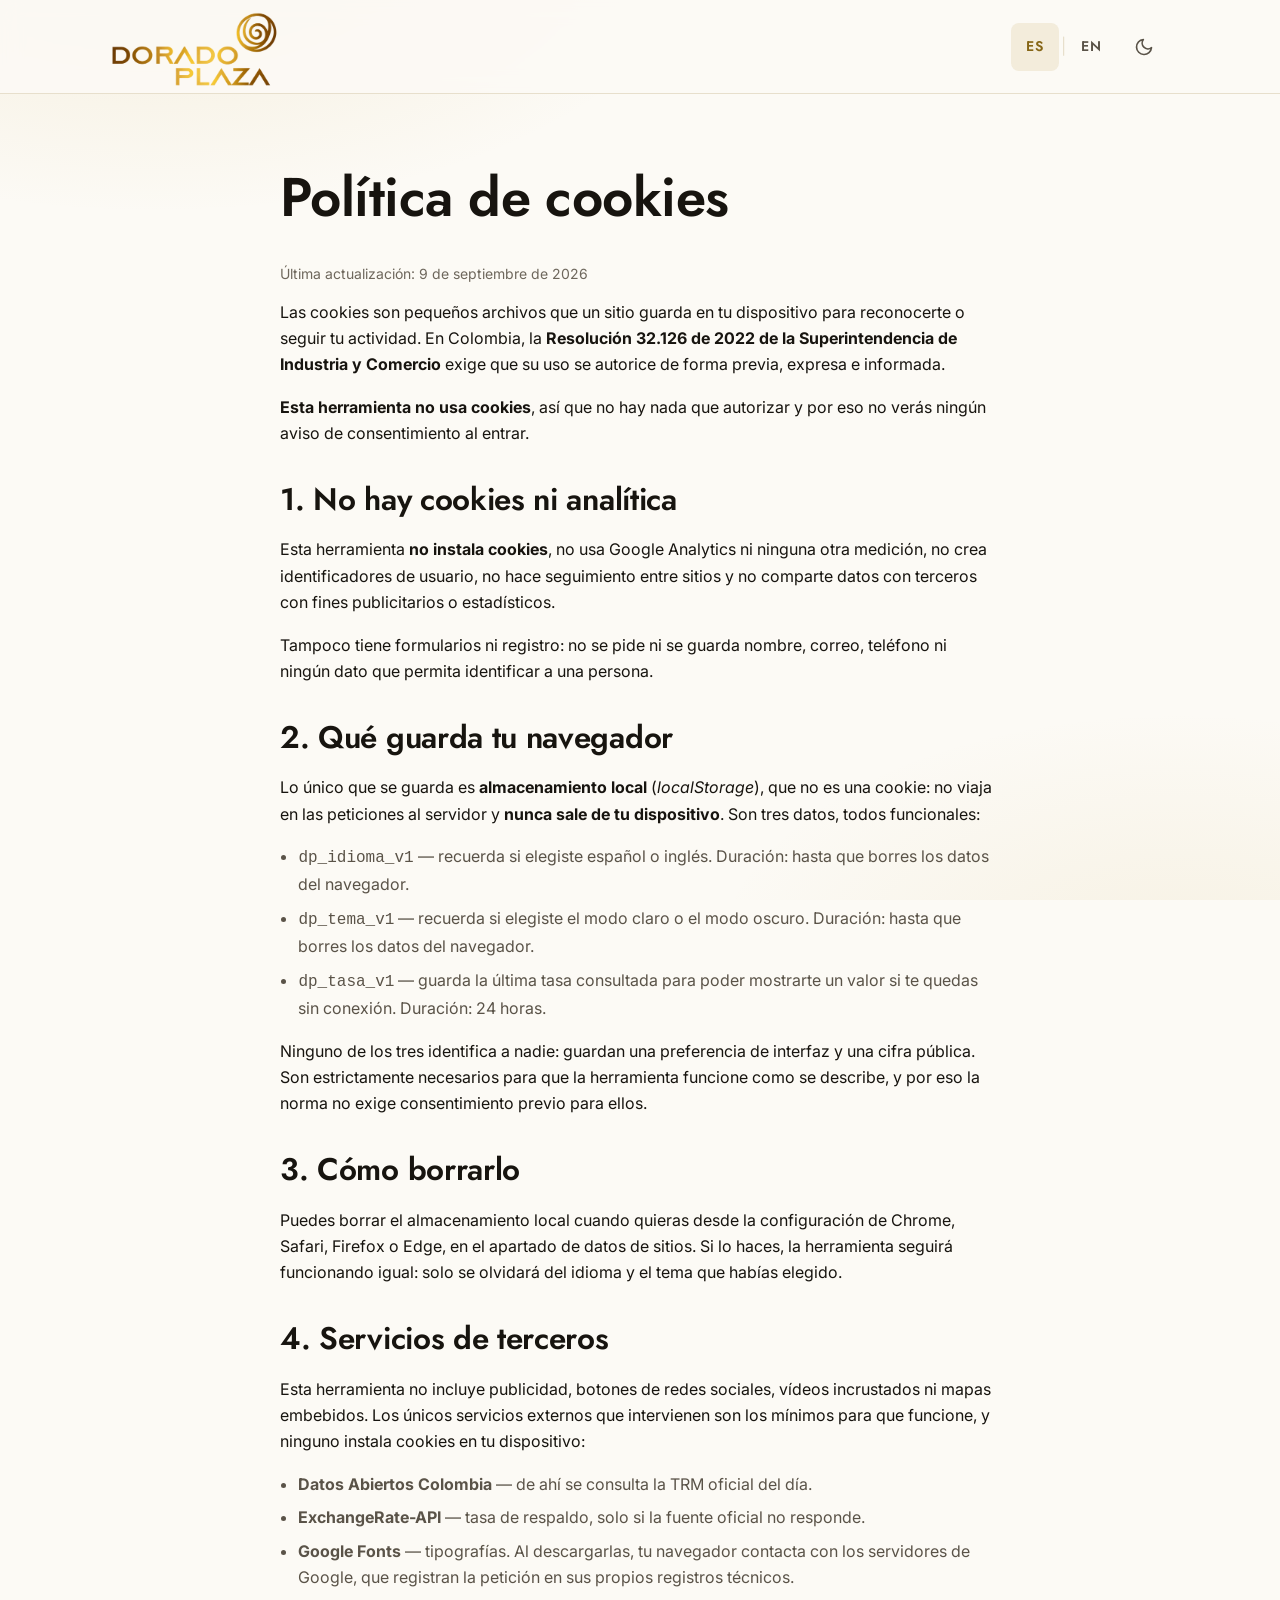
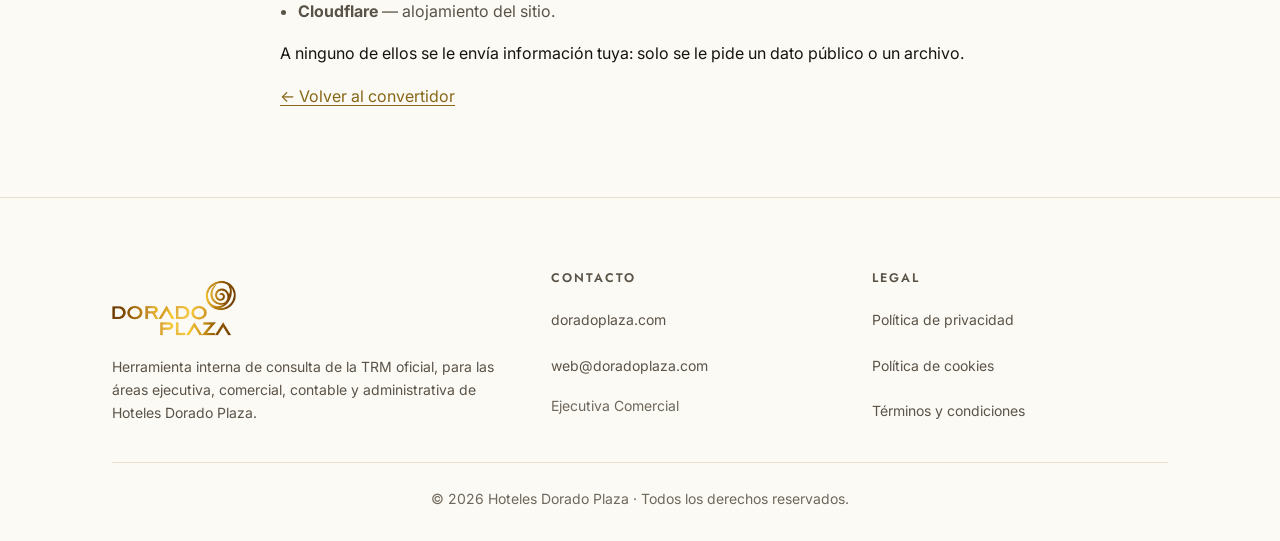
<file: cookies.html>
<!DOCTYPE html>
<!-- ===========================================================
     CONVERTIDOR USD ⇄ COP — Hoteles Dorado Plaza
     Archivo: cookies.html
     Qué es: por qué esta herramienta no usa cookies ni analítica, y qué guarda el navegador.
     Función: cumplir con la normativa colombiana y dar transparencia
              al visitante. Comparte diseño con el resto del sitio.
     Depende de: css/styles.css y js/script.js (solo para el botón de
                 tema y el año del copyright).
     =========================================================== -->
<html lang="es">
<head>
  <meta charset="UTF-8">
  <meta name="viewport" content="width=device-width, initial-scale=1">
  <title>Política de cookies · Convertidor Hoteles Dorado Plaza</title>
  <meta name="description" content="El convertidor de divisas de Hoteles Dorado Plaza no usa cookies ni analítica. Qué guarda el navegador y cómo borrarlo.">
  <!-- noindex: TODO el sitio va en noindex desde el 9 sep 2026, no solo
       esta página. Es una herramienta interna del hotel y JX decidió que no
       aparezca en buscadores. Se deja "follow" porque los enlaces de aquí
       apuntan a páginas del propio sitio, que también van en noindex. -->
  <meta name="robots" content="noindex, follow">
  <!-- El color de la barra del navegador en móvil. Arranca en blanco
       porque el tema claro es el primordial; el JS lo cambia si el
       usuario activa el modo oscuro. -->
  <meta name="theme-color" content="#FFFFFF" id="meta-tema">

  <!-- Anti-parpadeo del tema. Ver la explicación larga en index.html:
       es la única porción de JS embebido del proyecto y evita el
       fogonazo blanco al abrir con el modo oscuro activado.
       ⚠ La clave "dp_tema_v1" está también en CFG.TEMA_KEY de script.js. -->
  <script>
    (function () {
      try {
        if (localStorage.getItem("dp_tema_v1") === "oscuro") {
          document.documentElement.setAttribute("data-tema", "oscuro");
          var m = document.getElementById("meta-tema");
          if (m) m.setAttribute("content", "#0E0E10");
        }
      } catch (e) {}
    })();
  </script>

  <link rel="icon" href="img/favicon.ico" sizes="any">
  <link rel="icon" type="image/png" href="img/favicon.png">
  <link rel="apple-touch-icon" href="img/apple-touch-icon.png">
  <link rel="manifest" href="site.webmanifest">
  <link rel="preconnect" href="https://fonts.googleapis.com">
  <link rel="preconnect" href="https://fonts.gstatic.com" crossorigin>
  <link rel="preload" as="style"
        href="https://fonts.googleapis.com/css2?family=Inter:wght@400;500;600&family=Jost:wght@400;500;600&display=swap"
        onload="this.onload=null;this.rel='stylesheet'">
  <noscript>
    <link rel="stylesheet"
          href="https://fonts.googleapis.com/css2?family=Inter:wght@400;500;600&family=Jost:wght@400;500;600&display=swap">
  </noscript>
  <link rel="stylesheet" href="css/styles.css">
</head>
<body>
  <a class="skip-link" href="#contenido">Saltar al contenido</a>

  <header class="cabecera">
    <div class="contenedor cabecera__fila">
      <a class="cabecera__logo" href="index.html" aria-label="Volver al convertidor">
        <img src="img/logo-hoteles-dorado-plaza.webp" alt="Logo de Hoteles Dorado Plaza"
             width="900" height="493">
      </a>
      <div class="acciones-cabecera">
        <nav class="idioma" aria-label="Selector de idioma">
          <a class="idioma__link" href="index.html" aria-current="true" data-idioma="es" lang="es"
             aria-label="Ver el convertidor en español">ES</a>
          <span class="idioma__sep" aria-hidden="true">|</span>
          <a class="idioma__link" href="en/index.html" data-idioma="en" lang="en"
             aria-label="Switch the converter to English">EN</a>
        </nav>
        <button class="btn-tema" id="btn-tema" type="button"
                aria-pressed="false" aria-label="Activar el modo oscuro">
          <svg class="btn-tema__luna" viewBox="0 0 24 24" fill="none" stroke="currentColor"
               stroke-width="2" stroke-linecap="round" stroke-linejoin="round" aria-hidden="true">
            <path d="M21 12.8A9 9 0 1 1 11.2 3a7 7 0 0 0 9.8 9.8Z"></path>
          </svg>
          <svg class="btn-tema__sol" viewBox="0 0 24 24" fill="none" stroke="currentColor"
               stroke-width="2" stroke-linecap="round" stroke-linejoin="round" aria-hidden="true">
            <circle cx="12" cy="12" r="4"></circle>
            <path d="M12 2v2M12 20v2M4.9 4.9l1.4 1.4M17.7 17.7l1.4 1.4M2 12h2M20 12h2M4.9 19.1l1.4-1.4M17.7 6.3l1.4-1.4"></path>
          </svg>
        </button>
      </div>
    </div>
  </header>

  <main id="contenido" class="texto">
    <div class="contenedor">
      <div class="texto__contenido">
        <h1>Política de cookies</h1>
        <p class="texto__meta">Última actualización: 9 de septiembre de 2026</p>

        <p>
          Las cookies son pequeños archivos que un sitio guarda en tu dispositivo para
          reconocerte o seguir tu actividad. En Colombia, la
          <strong>Resolución 32.126 de 2022 de la Superintendencia de Industria y Comercio</strong>
          exige que su uso se autorice de forma previa, expresa e informada.
        </p>
        <p>
          <strong>Esta herramienta no usa cookies</strong>, así que no hay nada que autorizar
          y por eso no verás ningún aviso de consentimiento al entrar.
        </p>

        <h2>1. No hay cookies ni analítica</h2>
        <p>
          Esta herramienta <strong>no instala cookies</strong>, no usa Google Analytics ni
          ninguna otra medición, no crea identificadores de usuario, no hace seguimiento entre
          sitios y no comparte datos con terceros con fines publicitarios o estadísticos.
        </p>
        <p>
          Tampoco tiene formularios ni registro: no se pide ni se guarda nombre, correo,
          teléfono ni ningún dato que permita identificar a una persona.
        </p>

        <h2>2. Qué guarda tu navegador</h2>
        <p>
          Lo único que se guarda es <strong>almacenamiento local</strong> (<em>localStorage</em>),
          que no es una cookie: no viaja en las peticiones al servidor y
          <strong>nunca sale de tu dispositivo</strong>. Son tres datos, todos funcionales:
        </p>
        <ul>
          <li><code>dp_idioma_v1</code> — recuerda si elegiste español o inglés. Duración: hasta que borres los datos del navegador.</li>
          <li><code>dp_tema_v1</code> — recuerda si elegiste el modo claro o el modo oscuro. Duración: hasta que borres los datos del navegador.</li>
          <li><code>dp_tasa_v1</code> — guarda la última tasa consultada para poder mostrarte un valor si te quedas sin conexión. Duración: 24 horas.</li>
        </ul>
        <p>
          Ninguno de los tres identifica a nadie: guardan una preferencia de interfaz y una
          cifra pública. Son estrictamente necesarios para que la herramienta funcione como se
          describe, y por eso la norma no exige consentimiento previo para ellos.
        </p>

        <h2>3. Cómo borrarlo</h2>
        <p>
          Puedes borrar el almacenamiento local cuando quieras desde la configuración de Chrome,
          Safari, Firefox o Edge, en el apartado de datos de sitios. Si lo haces, la herramienta
          seguirá funcionando igual: solo se olvidará del idioma y el tema que habías elegido.
        </p>

        <h2>4. Servicios de terceros</h2>
        <p>
          Esta herramienta no incluye publicidad, botones de redes sociales, vídeos incrustados
          ni mapas embebidos. Los únicos servicios externos que intervienen son los mínimos para
          que funcione, y ninguno instala cookies en tu dispositivo:
        </p>
        <ul>
          <li><strong>Datos Abiertos Colombia</strong> — de ahí se consulta la TRM oficial del día.</li>
          <li><strong>ExchangeRate-API</strong> — tasa de respaldo, solo si la fuente oficial no responde.</li>
          <li><strong>Google Fonts</strong> — tipografías. Al descargarlas, tu navegador contacta con los servidores de Google, que registran la petición en sus propios registros técnicos.</li>
          <li><strong>Cloudflare</strong> — alojamiento del sitio.</li>
        </ul>
        <p>
          A ninguno de ellos se le envía información tuya: solo se le pide un dato público o un
          archivo.
        </p>

        <p><a href="index.html">← Volver al convertidor</a></p>
      </div>
    </div>
  </main>

  <footer class="pie">
    <div class="contenedor">
      <div class="pie__grid">
        <div>
          <div class="pie__logo">
            <img src="img/logo-hoteles-dorado-plaza.webp" alt="Logo de Hoteles Dorado Plaza"
                 width="900" height="493" loading="lazy">
          </div>
          <p class="pie__texto">
            Herramienta interna de consulta de la TRM oficial, para las áreas ejecutiva,
            comercial, contable y administrativa de Hoteles Dorado Plaza.
          </p>
        </div>
        <nav aria-labelledby="pie-hotel">
          <h2 id="pie-hotel">Contacto</h2>
          <ul class="pie__lista">
            <li><a href="https://doradoplaza.com/" target="_blank" rel="noopener">doradoplaza.com</a></li>
            <li><a href="mailto:web@doradoplaza.com">web@doradoplaza.com</a></li>
            <li><span class="pie__rol">Ejecutiva Comercial</span></li>
          </ul>
        </nav>
        <nav aria-labelledby="pie-legal">
          <h2 id="pie-legal">Legal</h2>
          <ul class="pie__lista">
            <li><a href="privacidad.html">Política de privacidad</a></li>
            <li><a href="cookies.html">Política de cookies</a></li>
            <li><a href="terminos.html">Términos y condiciones</a></li>
          </ul>
        </nav>
      </div>
      <div class="pie__legal">
        <p>© <span id="anio">2026</span> Hoteles Dorado Plaza · Todos los derechos reservados.</p>
      </div>
    </div>
  </footer>

  <script src="js/script.js" defer></script>
</body>
</html>
</file>
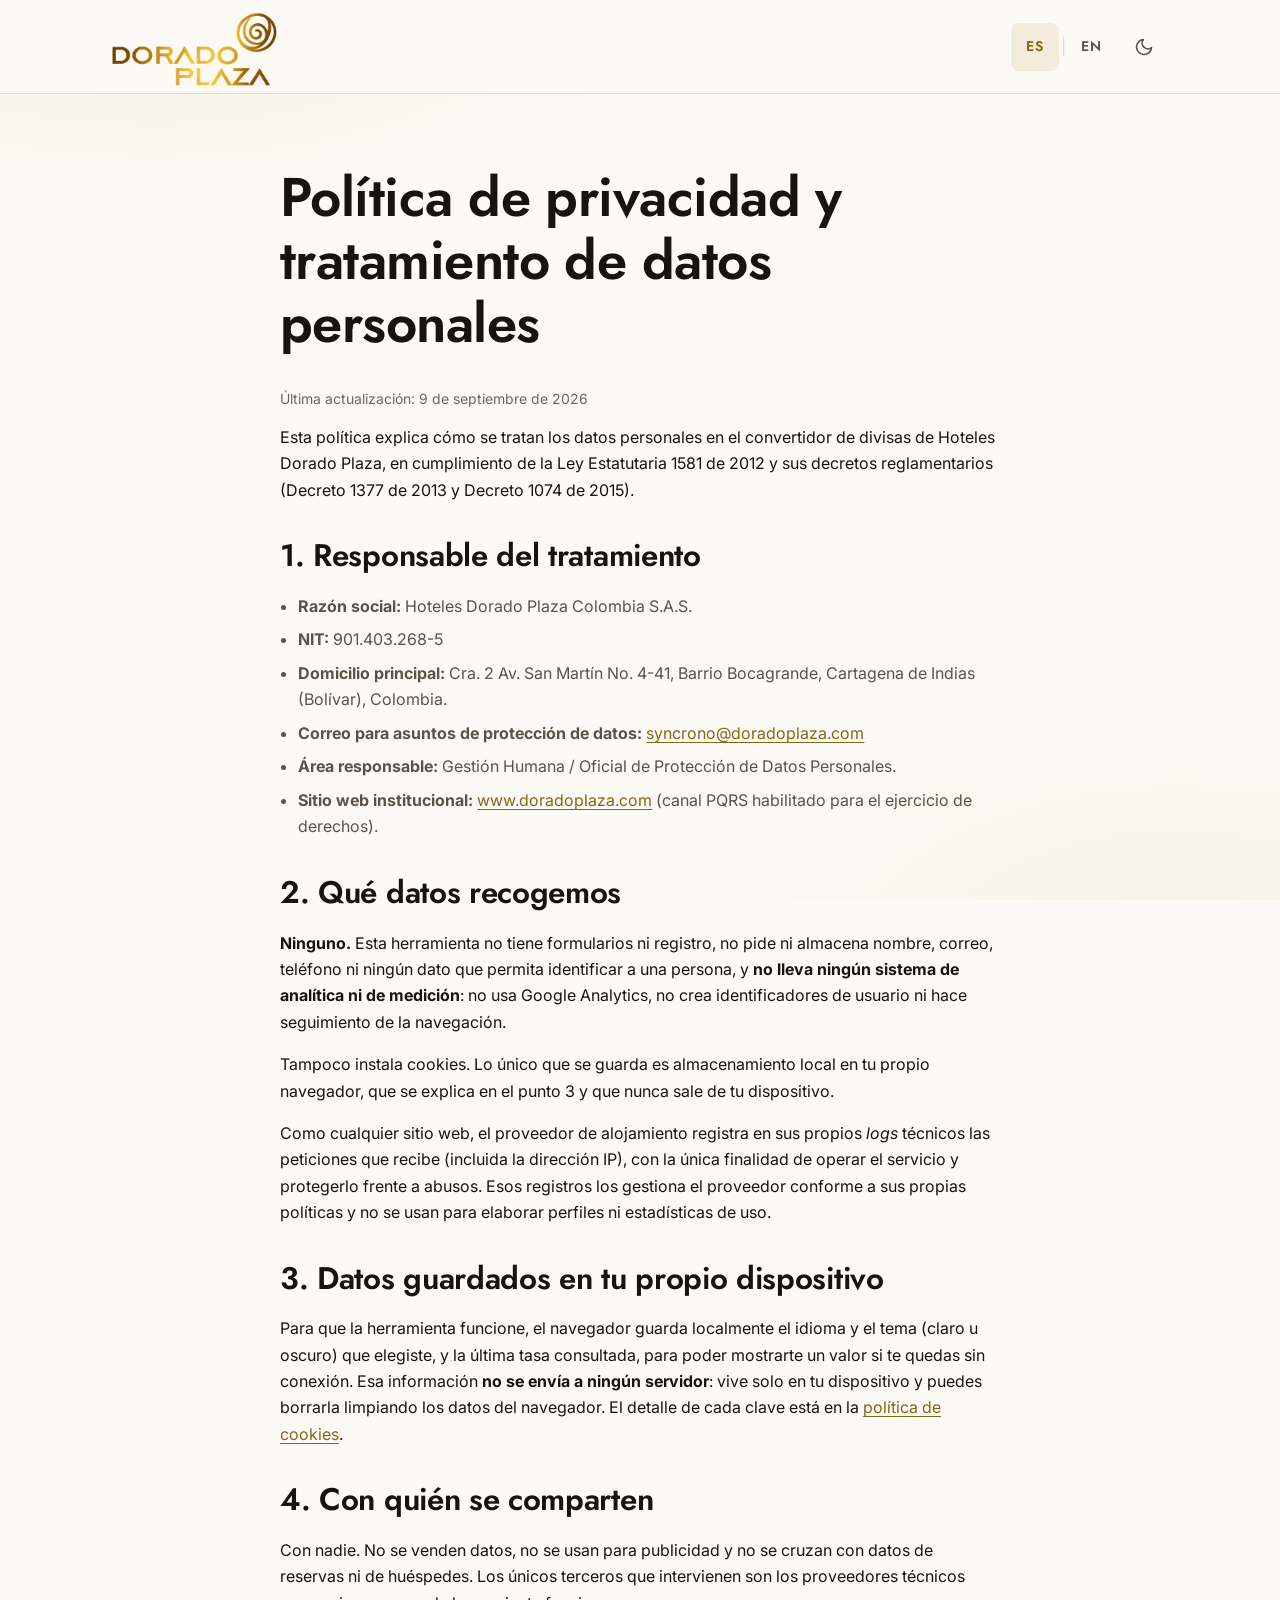
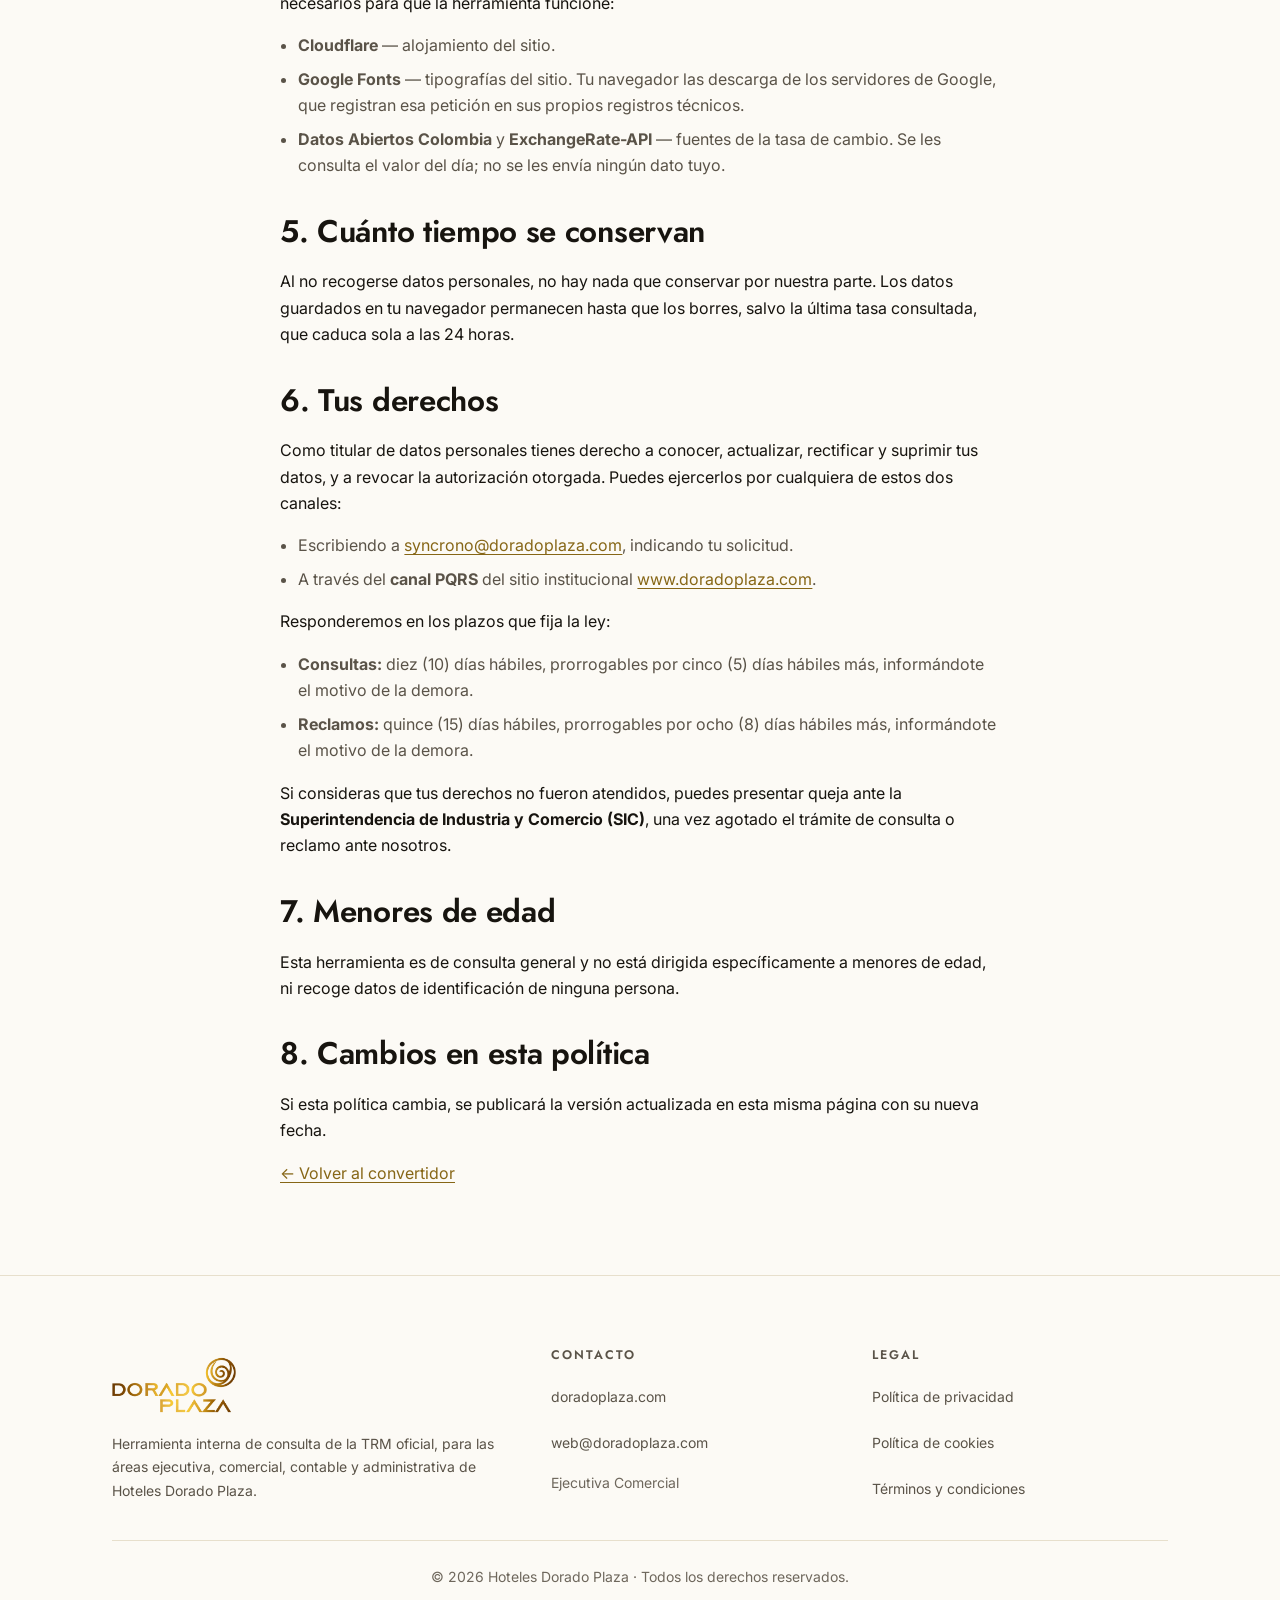
<file: privacidad.html>
<!DOCTYPE html>
<!-- ===========================================================
     CONVERTIDOR USD ⇄ COP — Hoteles Dorado Plaza
     Archivo: privacidad.html
     Qué es: Cómo se tratan los datos personales en el convertidor de divisas de Hoteles Dorado Plaza, conforme a la Ley 1581 de 2012.
     Función: cumplir con la normativa colombiana y dar transparencia
              al visitante. Comparte diseño con el resto del sitio.
     Depende de: css/styles.css y js/script.js (solo para el botón de
                 tema y el año del copyright).
     =========================================================== -->
<html lang="es">
<head>
  <meta charset="UTF-8">
  <meta name="viewport" content="width=device-width, initial-scale=1">
  <title>Política de privacidad · Convertidor Hoteles Dorado Plaza</title>
  <meta name="description" content="Cómo se tratan los datos personales en el convertidor de divisas de Hoteles Dorado Plaza, conforme a la Ley 1581 de 2012.">
  <!-- noindex: TODO el sitio va en noindex desde el 9 sep 2026, no solo
       esta página. Es una herramienta interna del hotel y JX decidió que no
       aparezca en buscadores. Se deja "follow" porque los enlaces de aquí
       apuntan a páginas del propio sitio, que también van en noindex. -->
  <meta name="robots" content="noindex, follow">
  <!-- El color de la barra del navegador en móvil. Arranca en blanco
       porque el tema claro es el primordial; el JS lo cambia si el
       usuario activa el modo oscuro. -->
  <meta name="theme-color" content="#FFFFFF" id="meta-tema">

  <!-- Anti-parpadeo del tema. Ver la explicación larga en index.html:
       es la única porción de JS embebido del proyecto y evita el
       fogonazo blanco al abrir con el modo oscuro activado.
       ⚠ La clave "dp_tema_v1" está también en CFG.TEMA_KEY de script.js. -->
  <script>
    (function () {
      try {
        if (localStorage.getItem("dp_tema_v1") === "oscuro") {
          document.documentElement.setAttribute("data-tema", "oscuro");
          var m = document.getElementById("meta-tema");
          if (m) m.setAttribute("content", "#0E0E10");
        }
      } catch (e) {}
    })();
  </script>

  <link rel="icon" href="img/favicon.ico" sizes="any">
  <link rel="icon" type="image/png" href="img/favicon.png">
  <link rel="apple-touch-icon" href="img/apple-touch-icon.png">
  <link rel="manifest" href="site.webmanifest">
  <link rel="preconnect" href="https://fonts.googleapis.com">
  <link rel="preconnect" href="https://fonts.gstatic.com" crossorigin>
  <link rel="preload" as="style"
        href="https://fonts.googleapis.com/css2?family=Inter:wght@400;500;600&family=Jost:wght@400;500;600&display=swap"
        onload="this.onload=null;this.rel='stylesheet'">
  <noscript>
    <link rel="stylesheet"
          href="https://fonts.googleapis.com/css2?family=Inter:wght@400;500;600&family=Jost:wght@400;500;600&display=swap">
  </noscript>
  <link rel="stylesheet" href="css/styles.css">
</head>
<body>
  <a class="skip-link" href="#contenido">Saltar al contenido</a>

  <header class="cabecera">
    <div class="contenedor cabecera__fila">
      <a class="cabecera__logo" href="index.html" aria-label="Volver al convertidor">
        <img src="img/logo-hoteles-dorado-plaza.webp" alt="Logo de Hoteles Dorado Plaza"
             width="900" height="493">
      </a>
      <div class="acciones-cabecera">
        <nav class="idioma" aria-label="Selector de idioma">
          <a class="idioma__link" href="index.html" aria-current="true" data-idioma="es" lang="es"
             aria-label="Ver el convertidor en español">ES</a>
          <span class="idioma__sep" aria-hidden="true">|</span>
          <a class="idioma__link" href="en/index.html" data-idioma="en" lang="en"
             aria-label="Switch the converter to English">EN</a>
        </nav>
        <button class="btn-tema" id="btn-tema" type="button"
                aria-pressed="false" aria-label="Activar el modo oscuro">
          <svg class="btn-tema__luna" viewBox="0 0 24 24" fill="none" stroke="currentColor"
               stroke-width="2" stroke-linecap="round" stroke-linejoin="round" aria-hidden="true">
            <path d="M21 12.8A9 9 0 1 1 11.2 3a7 7 0 0 0 9.8 9.8Z"></path>
          </svg>
          <svg class="btn-tema__sol" viewBox="0 0 24 24" fill="none" stroke="currentColor"
               stroke-width="2" stroke-linecap="round" stroke-linejoin="round" aria-hidden="true">
            <circle cx="12" cy="12" r="4"></circle>
            <path d="M12 2v2M12 20v2M4.9 4.9l1.4 1.4M17.7 17.7l1.4 1.4M2 12h2M20 12h2M4.9 19.1l1.4-1.4M17.7 6.3l1.4-1.4"></path>
          </svg>
        </button>
      </div>
    </div>
  </header>

  <main id="contenido" class="texto">
    <div class="contenedor">
      <div class="texto__contenido">
        <h1>Política de privacidad y tratamiento de datos personales</h1>
        <p class="texto__meta">Última actualización: 9 de septiembre de 2026</p>

        <p>
          Esta política explica cómo se tratan los datos personales en el convertidor de
          divisas de Hoteles Dorado Plaza, en cumplimiento de la Ley Estatutaria 1581 de 2012
          y sus decretos reglamentarios (Decreto 1377 de 2013 y Decreto 1074 de 2015).
        </p>

        <h2>1. Responsable del tratamiento</h2>
        <ul>
          <li><strong>Razón social:</strong> Hoteles Dorado Plaza Colombia S.A.S.</li>
          <li><strong>NIT:</strong> 901.403.268-5</li>
          <li><strong>Domicilio principal:</strong> Cra. 2 Av. San Martín No. 4-41, Barrio Bocagrande, Cartagena de Indias (Bolívar), Colombia.</li>
          <li><strong>Correo para asuntos de protección de datos:</strong> <a href="mailto:syncrono@doradoplaza.com">syncrono@doradoplaza.com</a></li>
          <li><strong>Área responsable:</strong> Gestión Humana / Oficial de Protección de Datos Personales.</li>
          <li><strong>Sitio web institucional:</strong> <a href="https://www.doradoplaza.com/" target="_blank" rel="noopener">www.doradoplaza.com</a> (canal PQRS habilitado para el ejercicio de derechos).</li>
        </ul>

        <h2>2. Qué datos recogemos</h2>
        <p>
          <strong>Ninguno.</strong> Esta herramienta no tiene formularios ni registro, no pide
          ni almacena nombre, correo, teléfono ni ningún dato que permita identificar a una
          persona, y <strong>no lleva ningún sistema de analítica ni de medición</strong>: no
          usa Google Analytics, no crea identificadores de usuario ni hace seguimiento de la
          navegación.
        </p>
        <p>
          Tampoco instala cookies. Lo único que se guarda es almacenamiento local en tu propio
          navegador, que se explica en el punto 3 y que nunca sale de tu dispositivo.
        </p>
        <p>
          Como cualquier sitio web, el proveedor de alojamiento registra en sus propios
          <em>logs</em> técnicos las peticiones que recibe (incluida la dirección IP), con la
          única finalidad de operar el servicio y protegerlo frente a abusos. Esos registros los
          gestiona el proveedor conforme a sus propias políticas y no se usan para elaborar
          perfiles ni estadísticas de uso.
        </p>

        <h2>3. Datos guardados en tu propio dispositivo</h2>
        <p>
          Para que la herramienta funcione, el navegador guarda localmente el idioma y el tema
          (claro u oscuro) que elegiste, y la última tasa consultada, para poder mostrarte un
          valor si te quedas sin conexión. Esa información
          <strong>no se envía a ningún servidor</strong>: vive solo en tu dispositivo y puedes
          borrarla limpiando los datos del navegador. El detalle de cada clave está en la
          <a href="cookies.html">política de cookies</a>.
        </p>

        <h2>4. Con quién se comparten</h2>
        <p>
          Con nadie. No se venden datos, no se usan para publicidad y no se cruzan con datos de
          reservas ni de huéspedes. Los únicos terceros que intervienen son los proveedores
          técnicos necesarios para que la herramienta funcione:
        </p>
        <ul>
          <li><strong>Cloudflare</strong> — alojamiento del sitio.</li>
          <li><strong>Google Fonts</strong> — tipografías del sitio. Tu navegador las descarga de los servidores de Google, que registran esa petición en sus propios registros técnicos.</li>
          <li><strong>Datos Abiertos Colombia</strong> y <strong>ExchangeRate-API</strong> — fuentes de la tasa de cambio. Se les consulta el valor del día; no se les envía ningún dato tuyo.</li>
        </ul>

        <h2>5. Cuánto tiempo se conservan</h2>
        <p>
          Al no recogerse datos personales, no hay nada que conservar por nuestra parte. Los
          datos guardados en tu navegador permanecen hasta que los borres, salvo la última tasa
          consultada, que caduca sola a las 24 horas.
        </p>

        <h2>6. Tus derechos</h2>
        <p>
          Como titular de datos personales tienes derecho a conocer, actualizar, rectificar y
          suprimir tus datos, y a revocar la autorización otorgada. Puedes ejercerlos por
          cualquiera de estos dos canales:
        </p>
        <ul>
          <li>Escribiendo a <a href="mailto:syncrono@doradoplaza.com">syncrono@doradoplaza.com</a>, indicando tu solicitud.</li>
          <li>A través del <strong>canal PQRS</strong> del sitio institucional <a href="https://www.doradoplaza.com/" target="_blank" rel="noopener">www.doradoplaza.com</a>.</li>
        </ul>
        <p>Responderemos en los plazos que fija la ley:</p>
        <ul>
          <li><strong>Consultas:</strong> diez (10) días hábiles, prorrogables por cinco (5) días hábiles más, informándote el motivo de la demora.</li>
          <li><strong>Reclamos:</strong> quince (15) días hábiles, prorrogables por ocho (8) días hábiles más, informándote el motivo de la demora.</li>
        </ul>
        <p>
          Si consideras que tus derechos no fueron atendidos, puedes presentar queja ante la
          <strong>Superintendencia de Industria y Comercio (SIC)</strong>, una vez agotado el
          trámite de consulta o reclamo ante nosotros.
        </p>

        <h2>7. Menores de edad</h2>
        <p>
          Esta herramienta es de consulta general y no está dirigida específicamente a menores
          de edad, ni recoge datos de identificación de ninguna persona.
        </p>

        <h2>8. Cambios en esta política</h2>
        <p>
          Si esta política cambia, se publicará la versión actualizada en esta misma página con
          su nueva fecha.
        </p>

        <p><a href="index.html">← Volver al convertidor</a></p>
      </div>
    </div>
  </main>

  <footer class="pie">
    <div class="contenedor">
      <div class="pie__grid">
        <div>
          <div class="pie__logo">
            <img src="img/logo-hoteles-dorado-plaza.webp" alt="Logo de Hoteles Dorado Plaza"
                 width="900" height="493" loading="lazy">
          </div>
          <p class="pie__texto">
            Herramienta interna de consulta de la TRM oficial, para las áreas ejecutiva,
            comercial, contable y administrativa de Hoteles Dorado Plaza.
          </p>
        </div>
        <nav aria-labelledby="pie-hotel">
          <h2 id="pie-hotel">Contacto</h2>
          <ul class="pie__lista">
            <li><a href="https://doradoplaza.com/" target="_blank" rel="noopener">doradoplaza.com</a></li>
            <li><a href="mailto:web@doradoplaza.com">web@doradoplaza.com</a></li>
            <li><span class="pie__rol">Ejecutiva Comercial</span></li>
          </ul>
        </nav>
        <nav aria-labelledby="pie-legal">
          <h2 id="pie-legal">Legal</h2>
          <ul class="pie__lista">
            <li><a href="privacidad.html">Política de privacidad</a></li>
            <li><a href="cookies.html">Política de cookies</a></li>
            <li><a href="terminos.html">Términos y condiciones</a></li>
          </ul>
        </nav>
      </div>
      <div class="pie__legal">
        <p>© <span id="anio">2026</span> Hoteles Dorado Plaza · Todos los derechos reservados.</p>
      </div>
    </div>
  </footer>

  <script src="js/script.js" defer></script>
</body>
</html>
</file>
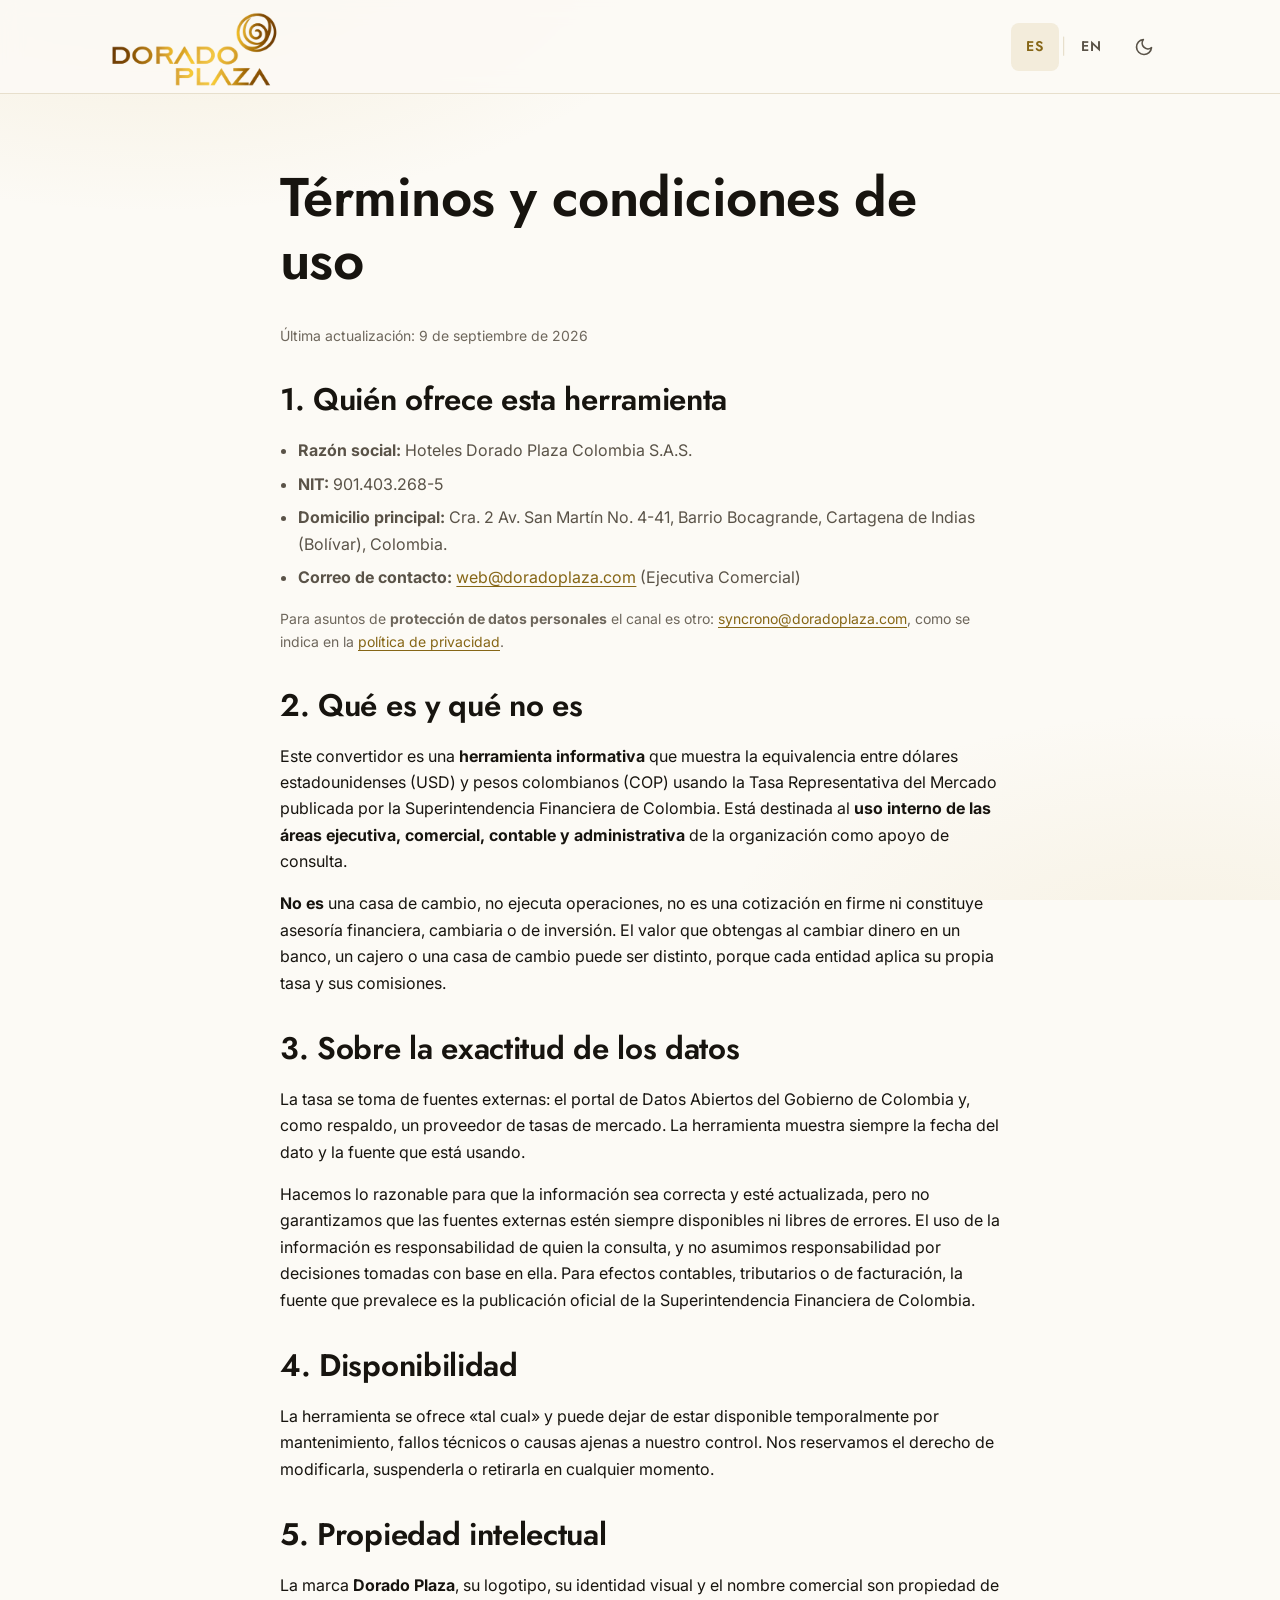
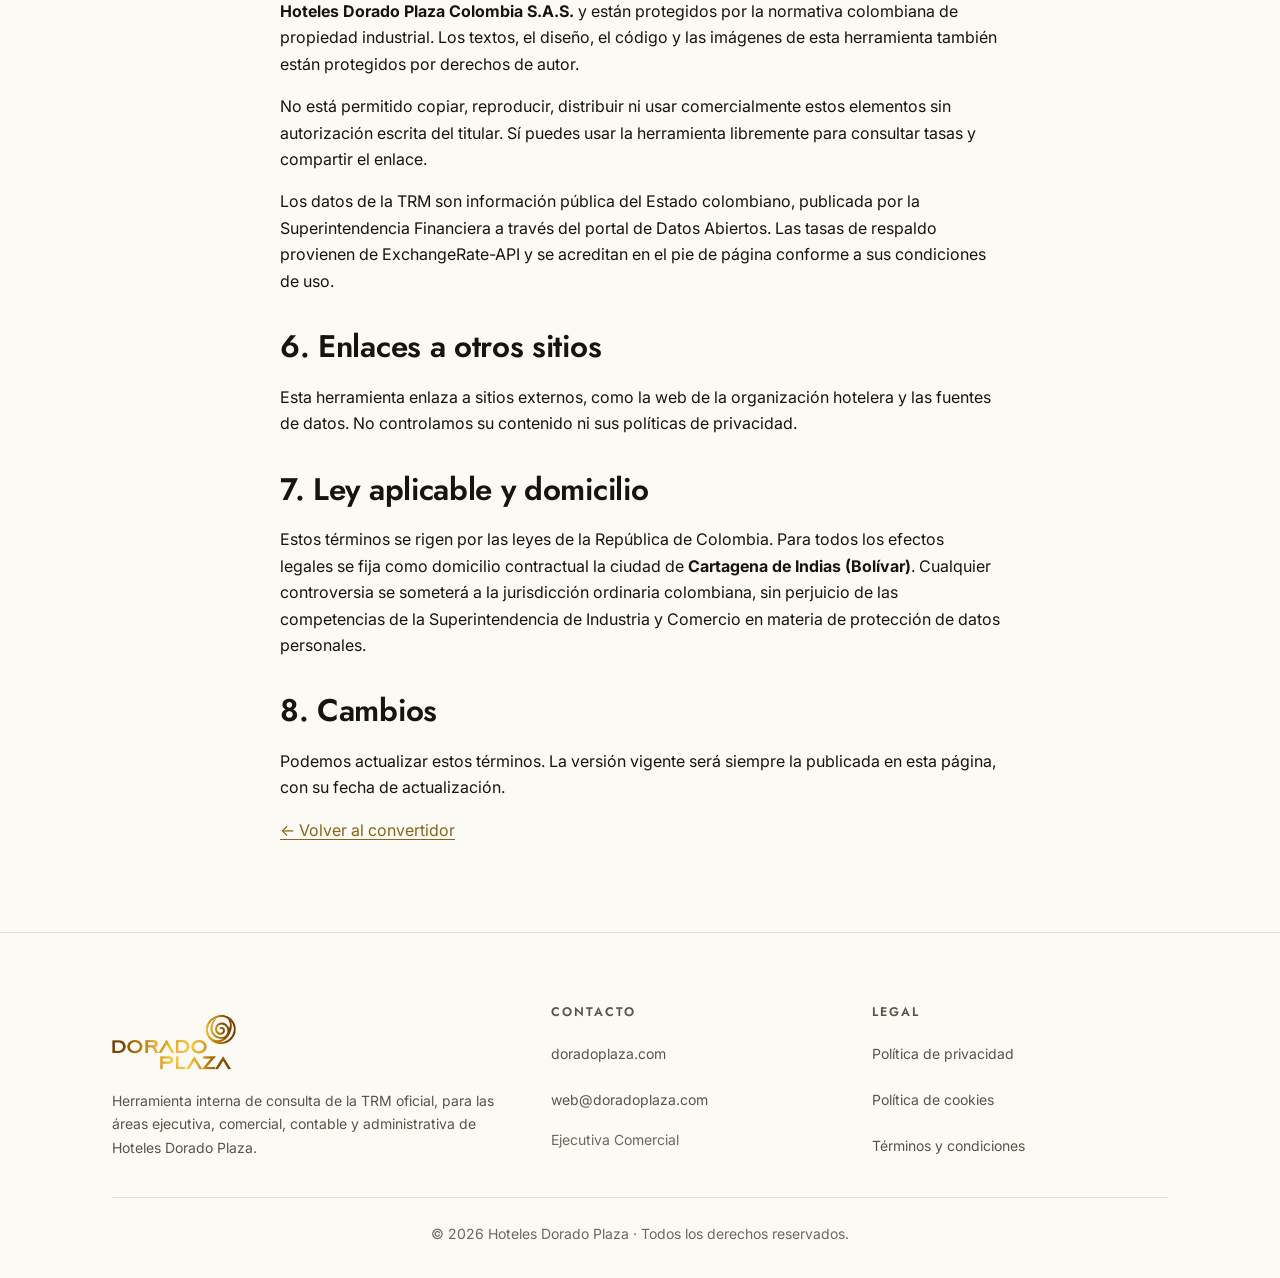
<file: terminos.html>
<!DOCTYPE html>
<!-- ===========================================================
     CONVERTIDOR USD ⇄ COP — Hoteles Dorado Plaza
     Archivo: terminos.html
     Qué es: Condiciones de uso del convertidor de divisas de Hoteles Dorado Plaza y aviso de propiedad intelectual.
     Función: cumplir con la normativa colombiana y dar transparencia
              al visitante. Comparte diseño con el resto del sitio.
     Depende de: css/styles.css y js/script.js (solo para el botón de
                 tema y el año del copyright).
     =========================================================== -->
<html lang="es">
<head>
  <meta charset="UTF-8">
  <meta name="viewport" content="width=device-width, initial-scale=1">
  <title>Términos y condiciones · Convertidor Hoteles Dorado Plaza</title>
  <meta name="description" content="Condiciones de uso del convertidor de divisas de Hoteles Dorado Plaza y aviso de propiedad intelectual.">
  <!-- noindex: TODO el sitio va en noindex desde el 9 sep 2026, no solo
       esta página. Es una herramienta interna del hotel y JX decidió que no
       aparezca en buscadores. Se deja "follow" porque los enlaces de aquí
       apuntan a páginas del propio sitio, que también van en noindex. -->
  <meta name="robots" content="noindex, follow">
  <!-- El color de la barra del navegador en móvil. Arranca en blanco
       porque el tema claro es el primordial; el JS lo cambia si el
       usuario activa el modo oscuro. -->
  <meta name="theme-color" content="#FFFFFF" id="meta-tema">

  <!-- Anti-parpadeo del tema. Ver la explicación larga en index.html:
       es la única porción de JS embebido del proyecto y evita el
       fogonazo blanco al abrir con el modo oscuro activado.
       ⚠ La clave "dp_tema_v1" está también en CFG.TEMA_KEY de script.js. -->
  <script>
    (function () {
      try {
        if (localStorage.getItem("dp_tema_v1") === "oscuro") {
          document.documentElement.setAttribute("data-tema", "oscuro");
          var m = document.getElementById("meta-tema");
          if (m) m.setAttribute("content", "#0E0E10");
        }
      } catch (e) {}
    })();
  </script>

  <link rel="icon" href="img/favicon.ico" sizes="any">
  <link rel="icon" type="image/png" href="img/favicon.png">
  <link rel="apple-touch-icon" href="img/apple-touch-icon.png">
  <link rel="manifest" href="site.webmanifest">
  <link rel="preconnect" href="https://fonts.googleapis.com">
  <link rel="preconnect" href="https://fonts.gstatic.com" crossorigin>
  <link rel="preload" as="style"
        href="https://fonts.googleapis.com/css2?family=Inter:wght@400;500;600&family=Jost:wght@400;500;600&display=swap"
        onload="this.onload=null;this.rel='stylesheet'">
  <noscript>
    <link rel="stylesheet"
          href="https://fonts.googleapis.com/css2?family=Inter:wght@400;500;600&family=Jost:wght@400;500;600&display=swap">
  </noscript>
  <link rel="stylesheet" href="css/styles.css">
</head>
<body>
  <a class="skip-link" href="#contenido">Saltar al contenido</a>

  <header class="cabecera">
    <div class="contenedor cabecera__fila">
      <a class="cabecera__logo" href="index.html" aria-label="Volver al convertidor">
        <img src="img/logo-hoteles-dorado-plaza.webp" alt="Logo de Hoteles Dorado Plaza"
             width="900" height="493">
      </a>
      <div class="acciones-cabecera">
        <nav class="idioma" aria-label="Selector de idioma">
          <a class="idioma__link" href="index.html" aria-current="true" data-idioma="es" lang="es"
             aria-label="Ver el convertidor en español">ES</a>
          <span class="idioma__sep" aria-hidden="true">|</span>
          <a class="idioma__link" href="en/index.html" data-idioma="en" lang="en"
             aria-label="Switch the converter to English">EN</a>
        </nav>
        <button class="btn-tema" id="btn-tema" type="button"
                aria-pressed="false" aria-label="Activar el modo oscuro">
          <svg class="btn-tema__luna" viewBox="0 0 24 24" fill="none" stroke="currentColor"
               stroke-width="2" stroke-linecap="round" stroke-linejoin="round" aria-hidden="true">
            <path d="M21 12.8A9 9 0 1 1 11.2 3a7 7 0 0 0 9.8 9.8Z"></path>
          </svg>
          <svg class="btn-tema__sol" viewBox="0 0 24 24" fill="none" stroke="currentColor"
               stroke-width="2" stroke-linecap="round" stroke-linejoin="round" aria-hidden="true">
            <circle cx="12" cy="12" r="4"></circle>
            <path d="M12 2v2M12 20v2M4.9 4.9l1.4 1.4M17.7 17.7l1.4 1.4M2 12h2M20 12h2M4.9 19.1l1.4-1.4M17.7 6.3l1.4-1.4"></path>
          </svg>
        </button>
      </div>
    </div>
  </header>

  <main id="contenido" class="texto">
    <div class="contenedor">
      <div class="texto__contenido">
        <h1>Términos y condiciones de uso</h1>
        <p class="texto__meta">Última actualización: 9 de septiembre de 2026</p>

        <h2>1. Quién ofrece esta herramienta</h2>
        <ul>
          <li><strong>Razón social:</strong> Hoteles Dorado Plaza Colombia S.A.S.</li>
          <li><strong>NIT:</strong> 901.403.268-5</li>
          <li><strong>Domicilio principal:</strong> Cra. 2 Av. San Martín No. 4-41, Barrio Bocagrande, Cartagena de Indias (Bolívar), Colombia.</li>
          <li><strong>Correo de contacto:</strong> <a href="mailto:web@doradoplaza.com">web@doradoplaza.com</a> (Ejecutiva Comercial)</li>
        </ul>
        <p class="texto__meta">
          Para asuntos de <strong>protección de datos personales</strong> el canal es otro:
          <a href="mailto:syncrono@doradoplaza.com">syncrono@doradoplaza.com</a>, como se indica en la
          <a href="privacidad.html">política de privacidad</a>.
        </p>

        <h2>2. Qué es y qué no es</h2>
        <p>
          Este convertidor es una <strong>herramienta informativa</strong> que muestra
          la equivalencia entre dólares estadounidenses (USD) y pesos colombianos (COP) usando la
          Tasa Representativa del Mercado publicada por la Superintendencia Financiera de Colombia.
          Está destinada al <strong>uso interno de las áreas ejecutiva, comercial, contable y
          administrativa</strong> de la organización como apoyo de consulta.
        </p>
        <p>
          <strong>No es</strong> una casa de cambio, no ejecuta operaciones, no es una cotización
          en firme ni constituye asesoría financiera, cambiaria o de inversión. El valor que
          obtengas al cambiar dinero en un banco, un cajero o una casa de cambio puede ser
          distinto, porque cada entidad aplica su propia tasa y sus comisiones.
        </p>

        <h2>3. Sobre la exactitud de los datos</h2>
        <p>
          La tasa se toma de fuentes externas: el portal de Datos Abiertos del Gobierno de
          Colombia y, como respaldo, un proveedor de tasas de mercado. La herramienta muestra
          siempre la fecha del dato y la fuente que está usando.
        </p>
        <p>
          Hacemos lo razonable para que la información sea correcta y esté actualizada, pero no
          garantizamos que las fuentes externas estén siempre disponibles ni libres de errores.
          El uso de la información es responsabilidad de quien la consulta, y no asumimos
          responsabilidad por decisiones tomadas con base en ella. Para efectos contables,
          tributarios o de facturación, la fuente que prevalece es la publicación oficial de
          la Superintendencia Financiera de Colombia.
        </p>

        <h2>4. Disponibilidad</h2>
        <p>
          La herramienta se ofrece «tal cual» y puede dejar de estar disponible temporalmente por
          mantenimiento, fallos técnicos o causas ajenas a nuestro control. Nos reservamos el
          derecho de modificarla, suspenderla o retirarla en cualquier momento.
        </p>

        <h2>5. Propiedad intelectual</h2>
        <p>
          La marca <strong>Dorado Plaza</strong>, su logotipo, su identidad visual y el nombre
          comercial son propiedad de <strong>Hoteles Dorado Plaza Colombia S.A.S.</strong> y están protegidos por la normativa colombiana de
          propiedad industrial. Los textos, el diseño, el código y las imágenes de esta
          herramienta también están protegidos por derechos de autor.
        </p>
        <p>
          No está permitido copiar, reproducir, distribuir ni usar comercialmente estos elementos
          sin autorización escrita del titular. Sí puedes usar la herramienta libremente para
          consultar tasas y compartir el enlace.
        </p>
        <p>
          Los datos de la TRM son información pública del Estado colombiano, publicada por la
          Superintendencia Financiera a través del portal de Datos Abiertos. Las tasas de respaldo
          provienen de ExchangeRate-API y se acreditan en el pie de página conforme a sus
          condiciones de uso.
        </p>

        <h2>6. Enlaces a otros sitios</h2>
        <p>
          Esta herramienta enlaza a sitios externos, como la web de la organización hotelera y las
          fuentes de datos. No controlamos su contenido ni sus políticas de privacidad.
        </p>

        <h2>7. Ley aplicable y domicilio</h2>
        <p>
          Estos términos se rigen por las leyes de la República de Colombia. Para todos los
          efectos legales se fija como domicilio contractual la ciudad de
          <strong>Cartagena de Indias (Bolívar)</strong>. Cualquier controversia se someterá a la
          jurisdicción ordinaria colombiana, sin perjuicio de las competencias de la
          Superintendencia de Industria y Comercio en materia de protección de datos personales.
        </p>

        <h2>8. Cambios</h2>
        <p>
          Podemos actualizar estos términos. La versión vigente será siempre la publicada en esta
          página, con su fecha de actualización.
        </p>

        <p><a href="index.html">← Volver al convertidor</a></p>
      </div>
    </div>
  </main>

  <footer class="pie">
    <div class="contenedor">
      <div class="pie__grid">
        <div>
          <div class="pie__logo">
            <img src="img/logo-hoteles-dorado-plaza.webp" alt="Logo de Hoteles Dorado Plaza"
                 width="900" height="493" loading="lazy">
          </div>
          <p class="pie__texto">
            Herramienta interna de consulta de la TRM oficial, para las áreas ejecutiva,
            comercial, contable y administrativa de Hoteles Dorado Plaza.
          </p>
        </div>
        <nav aria-labelledby="pie-hotel">
          <h2 id="pie-hotel">Contacto</h2>
          <ul class="pie__lista">
            <li><a href="https://doradoplaza.com/" target="_blank" rel="noopener">doradoplaza.com</a></li>
            <li><a href="mailto:web@doradoplaza.com">web@doradoplaza.com</a></li>
            <li><span class="pie__rol">Ejecutiva Comercial</span></li>
          </ul>
        </nav>
        <nav aria-labelledby="pie-legal">
          <h2 id="pie-legal">Legal</h2>
          <ul class="pie__lista">
            <li><a href="privacidad.html">Política de privacidad</a></li>
            <li><a href="cookies.html">Política de cookies</a></li>
            <li><a href="terminos.html">Términos y condiciones</a></li>
          </ul>
        </nav>
      </div>
      <div class="pie__legal">
        <p>© <span id="anio">2026</span> Hoteles Dorado Plaza · Todos los derechos reservados.</p>
      </div>
    </div>
  </footer>

  <script src="js/script.js" defer></script>
</body>
</html>
</file>
<file: css/styles.css>
/* ===========================================================
   CONVERTIDOR USD ⇄ COP — Hoteles Dorado Plaza
   Archivo: css/styles.css
   Qué contiene: TODO el CSS del proyecto (no hay estilos embebidos
                 en el HTML ni en el JS).
   Relación con los demás archivos:
     - index.html y en/index.html usan estas clases.
     - 404.html y las páginas legales reutilizan el mismo sistema.
     - js/script.js añade/quita clases (.is-open, .is-error, .is-stale…);
       esas clases se definen aquí, no en el JS.
   Paleta: sacada del logo oficial de Dorado Plaza (degradado dorado).
           Sin neón, sin glows, sin degradados morados: acabado premium
           y serio.
   Temas: DOS. El claro (blanco + dorado) es el primordial y es con el
          que abre siempre la web. El oscuro es opcional, se activa con
          el botón de la cabecera y se recuerda en el navegador.
   =========================================================== */

/* ===========================================================
   VARIABLES — la fuente única de verdad del diseño
   Qué hace: define colores, tipografías, escalas, radios y sombras.
   Ojo: cualquier cosa nueva que se agregue al proyecto usa ESTAS
        variables. Nunca meter un hex suelto en el resto del archivo.

   DOS TEMAS
   ---------
   El tema CLARO (blanco + dorado del logo) es el primordial: es el que
   se ve siempre al entrar a la web. El tema OSCURO es opcional y se
   activa con el botón de la cabecera.

   Cómo funciona: el tema claro vive en :root, así que es el que manda
   por defecto. El oscuro solo redefine los colores dentro del bloque
   [data-tema="oscuro"], que el JS pone en la etiqueta <html>.

   ⚠ A propósito NO se usa @media (prefers-color-scheme): aunque el
   sistema del visitante esté en modo oscuro, la web abre en blanco.
   Es una decisión de marca de JX, no un descuido.

   ⚠ Regla al agregar colores: si un color tiene que verse distinto en
   cada tema, se define en LOS DOS bloques. Nunca dejar un color con
   una sola definición dentro de [data-tema="oscuro"].
   =========================================================== */
:root {
  /* --- Marca en tema CLARO ---
     Sobre blanco el dorado del logo (#C9A84C) no alcanza contraste
     para leerse, así que el dorado de TEXTO es una versión más honda
     del mismo color. El dorado claro se reserva para lo decorativo. */
  --oro-claro:   #E8C86A;   /* alto del degradado, solo decorativo */
  --oro:         #B08D2E;   /* dorado principal legible sobre blanco */
  --oro-hondo:   #6E4E14;   /* bajo del degradado; bordes y detalles */
  /* Dorado de TEXTO. Está medido contra los CUATRO fondos del tema
     (página, franja alterna, tarjeta e input): el peor caso es la
     franja alterna y ahí da 4.7:1, por encima del mínimo de 4.5. */
  --oro-texto:   #866616;
  --oro-tenue:   rgba(176, 141, 46, .13); /* fondos y bordes muy suaves */
  /* Degradado dorado de los títulos y del resultado grande. En claro va
     de medio a hondo para que la cifra se lea. Al ser texto grande el
     mínimo es 3:1; el peor caso aquí da 3.17:1. */
  --grad-oro-1:  #A88121;
  --grad-oro-2:  #6E4E14;
  --sobre-oro:   #241B06;   /* texto encima de un relleno dorado */

  /* --- Neutros en tema CLARO (blancos cálidos, nunca azulados) ---
     Ojo con el par --fondo / --superficie: el fondo NO es blanco puro,
     es un blanco cálido apenas teñido, y las tarjetas SÍ son blanco
     puro. Si los dos fueran #FFFFFF la tarjeta del conversor quedaría
     invisible: solo se vería por el borde de 1px. Con esta diferencia
     mínima la tarjeta "flota" sin necesidad de sombras marcadas. */
  --fondo:       #FCFAF5;   /* fondo general: blanco cálido */
  --fondo-alt:   #F5F0E4;   /* franjas alternas, para dar ritmo */
  --superficie:  #FFFFFF;   /* tarjetas y cajas: blanco puro, elevado */
  --superficie-2:#F7F3EA;   /* inputs y elementos internos: hundidos */
  --borde:       #E7DFCC;   /* bordes sutiles, con un punto de dorado */
  --texto:       #17140F;   /* texto principal (17:1) */
  --texto-suave: #5A5348;   /* texto secundario y ayudas (7.4:1) */
  --texto-tenue: #6E675C;   /* legales y notas al pie (5.4:1) */
  --cabecera:    rgba(252, 250, 245, .88); /* barra superior translúcida */

  /* --- Estados (usados en avisos, nunca como decoración) --- */
  --ok:      #2E7D4F;
  --alerta:  #9A6B12;
  --error:   #B03A32;

  /* --- Textura de fondo: dos halos dorados casi imperceptibles --- */
  --halo-1:  rgba(201, 168, 76, .16);
  --halo-2:  rgba(201, 168, 76, .11);

  /* --- Tipografías: máximo 2 familias --- */
  --font-titulo: "Jost", "Trebuchet MS", system-ui, sans-serif;
  --font-texto:  "Inter", system-ui, -apple-system, "Segoe UI", Roboto, sans-serif;
  /* Tabular: números de ancho fijo para que el resultado no "baile"
     mientras el visitante escribe. Detalle de acabado importante. */
  --font-num: "Jost", ui-monospace, "SF Mono", monospace;

  /* --- Escala de tamaños (fluida con clamp: escala sola de 380px a TV) --- */
  --t-display: clamp(2rem, 1.2rem + 3.4vw, 3.4rem);
  --t-h2:      clamp(1.35rem, 1.05rem + 1.3vw, 1.95rem);
  --t-h3:      clamp(1.05rem, .95rem + .5vw, 1.25rem);
  --t-base:    1rem;
  --t-chico:   .875rem;
  --t-mini:    .78rem;
  --t-resultado: clamp(1.9rem, 1.1rem + 3.6vw, 3.1rem);

  /* --- Radios, sombras y espaciados --- */
  --r-chico:  8px;
  --r-medio:  14px;
  --r-grande: 22px;
  /* Sombras del tema claro: sobre blanco una sombra negra fuerte ensucia.
     Van en marrón muy diluido, del mismo palo que el dorado. */
  --sombra:      0 1px 2px rgba(35,28,10,.06), 0 8px 24px rgba(35,28,10,.07);
  --sombra-alta: 0 2px 6px rgba(35,28,10,.08), 0 18px 48px rgba(35,28,10,.11);
  --gap:      1rem;
  --gap-2:    1.5rem;
  --seccion:  clamp(2.75rem, 1.8rem + 3.4vw, 4.75rem); /* padding vertical */
  --ancho:    1120px;  /* ancho máximo del contenido en pantallas grandes */

  --transicion: 180ms cubic-bezier(.4,0,.2,1);

  /* Le dice al navegador de qué color pintar los controles nativos
     (barras de scroll, menús desplegables). Sin esto, en tema oscuro
     las barras de scroll se quedan blancas. */
  color-scheme: light;
}

/* ===========================================================
   TEMA OSCURO — opcional, se activa con el botón de la cabecera
   Qué hace: redefine SOLO los colores. Tamaños, radios, espaciados
   y tipografías son los mismos en los dos temas.
   Cómo se activa: js/script.js pone data-tema="oscuro" en <html>.
   Ojo: esta es la paleta original del proyecto, la que salió del logo
        sobre fondo oscuro. No se perdió: pasó a ser la alternativa.
   =========================================================== */
[data-tema="oscuro"] {
  /* Sobre negro el dorado sí se lee tal cual sale del logo. */
  --oro-claro:   #E8C86A;
  --oro:         #C9A84C;
  --oro-hondo:   #8A5A22;
  --oro-texto:   #E8C86A;   /* aquí el dorado de texto sí es el claro */
  --oro-tenue:   rgba(201, 168, 76, .16);
  --grad-oro-1:  #E8C86A;
  --grad-oro-2:  #C9A84C;
  --sobre-oro:   #14100A;

  --fondo:       #0E0E10;
  --fondo-alt:   #131315;
  --superficie:  #1A1A1D;
  --superficie-2:#212125;
  --borde:       #2A2A2F;
  --texto:       #F2EFE9;
  --texto-suave: #A8A29A;
  /* Aclarado respecto del #6F6A63 original: sobre negro daba 3.6:1 y no
     llegaba al mínimo legible. Ahora cumple sobre los tres fondos del
     tema (página, tarjeta e input). Importa porque de este color van el
     reloj de consulta, los legales del pie y el placeholder. */
  --texto-tenue: #8F8A81;
  --cabecera:    rgba(14, 14, 16, .9);

  --ok:      #6FBF8B;
  --alerta:  #E0A94B;
  --error:   #D9736B;

  --halo-1:  rgba(201, 168, 76, .055);
  --halo-2:  rgba(201, 168, 76, .04);

  --sombra:      0 1px 2px rgba(0,0,0,.34), 0 8px 24px rgba(0,0,0,.28);
  --sombra-alta: 0 2px 6px rgba(0,0,0,.4),  0 18px 48px rgba(0,0,0,.42);

  color-scheme: dark;
}

/* ===========================================================
   RESET Y BASE
   Qué hace: normaliza el navegador y fija el fondo, el color y la
   tipografía base de todo el documento.
   =========================================================== */
*, *::before, *::after { box-sizing: border-box; }

html {
  -webkit-text-size-adjust: 100%;  /* evita que iOS agrande el texto solo */
  scroll-behavior: smooth;
}

body {
  margin: 0;
  background: var(--fondo);
  color: var(--texto);
  font-family: var(--font-texto);
  font-size: var(--t-base);
  line-height: 1.65;
  /* Textura muy tenue: dos halos dorados casi imperceptibles que evitan
     que el fondo quede plano, sin caer en glows ni blobs de colores.
     Funciona en los dos temas: en blanco da un tinte cálido de crema,
     en oscuro levanta el negro. La intensidad la fija cada tema. */
  background-image:
    radial-gradient(900px 460px at 12% -8%,  var(--halo-1), transparent 62%),
    radial-gradient(760px 420px at 92% 108%, var(--halo-2), transparent 62%);
  background-attachment: fixed;
  overflow-x: hidden;  /* red de seguridad contra scroll horizontal */
  /* El cambio de tema se nota como una transición corta, no como un
     parpadeo brusco. Mismo tiempo que el resto del sistema. */
  transition: background-color var(--transicion), color var(--transicion);
}

img { max-width: 100%; height: auto; display: block; }

a { color: var(--oro-texto); text-decoration-thickness: 1px; text-underline-offset: 3px; }

h1, h2, h3 {
  font-family: var(--font-titulo);
  font-weight: 600;
  line-height: 1.15;
  letter-spacing: -.01em;
  margin: 0 0 .6em;
}
h1 { font-size: var(--t-display); }
h2 { font-size: var(--t-h2); }
h3 { font-size: var(--t-h3); }
p  { margin: 0 0 1em; }

/* Foco visible en todo lo enfocable: requisito de accesibilidad.
   Sin esto, quien navega con teclado no sabe dónde está parado. */
:focus-visible {
  outline: 2px solid var(--oro-texto);
  outline-offset: 3px;
  border-radius: 4px;
}

/* Contenedor central: limita el ancho en TV y da aire lateral en móvil */
.contenedor {
  width: 100%;
  max-width: var(--ancho);
  margin-inline: auto;
  padding-inline: clamp(1rem, .55rem + 1.9vw, 2rem);
}

/* Texto solo para lectores de pantalla (etiquetas de formularios, avisos) */
.sr-only {
  position: absolute; width: 1px; height: 1px;
  padding: 0; margin: -1px; overflow: hidden;
  clip: rect(0 0 0 0); white-space: nowrap; border: 0;
}

/* Skip link: primer elemento enfocable de la página, salta al contenido */
.skip-link {
  position: absolute; left: 8px; top: -100px;
  z-index: 200;
  background: var(--oro); color: var(--sobre-oro);
  font-weight: 700; padding: .7rem 1.1rem;
  border-radius: var(--r-chico);
  transition: top var(--transicion);
}
.skip-link:focus { top: 8px; }

/* ===========================================================
   CABECERA
   Qué es: barra superior fija con el logo y el selector de idioma.
   Función: identidad de marca siempre visible y cambio ES/EN a mano.
   Depende de: js/script.js no la toca; es CSS puro.
   =========================================================== */
.cabecera {
  position: sticky; top: 0; z-index: 60;
  background: var(--cabecera);
  backdrop-filter: blur(10px);
  border-bottom: 1px solid var(--borde);
  padding-top: env(safe-area-inset-top); /* respeta el notch del iPhone */
}
.cabecera__fila {
  display: flex; align-items: center; justify-content: space-between;
  gap: var(--gap);
  min-height: 64px;
}
.cabecera__logo { display: flex; align-items: center; }
.cabecera__logo img { width: 148px; height: auto; }

/* Selector de idioma ES | EN — discreto, nunca compite con el logo */
.idioma { display: flex; align-items: center; gap: 2px; }
.idioma__link {
  display: inline-flex; align-items: center; justify-content: center;
  min-width: 48px; min-height: 48px;   /* táctil mínimo obligatorio */
  font-family: var(--font-titulo);
  font-size: var(--t-chico); font-weight: 600; letter-spacing: .08em;
  color: var(--texto-suave); text-decoration: none;
  border-radius: var(--r-chico);
  transition: color var(--transicion), background var(--transicion);
}
/* Idioma activo. Se marcan los dos valores de aria-current a propósito:
   "page" en el convertidor (esa SÍ es la página actual) y "true" en las
   legales y la 404 (ahí solo indica el idioma en el que estás). */
.idioma__link[aria-current="page"],
.idioma__link[aria-current="true"] {
  color: var(--oro-texto);
  background: var(--oro-tenue);
}
.idioma__sep { color: var(--borde); }

/* ===========================================================
   BOTÓN DE TEMA (claro ⇄ oscuro)
   Qué es: el botón redondo de la cabecera, al lado del selector de
           idioma. Muestra una luna en tema claro (lo que vas a activar)
           y un sol en tema oscuro.
   Función: dar la alternativa oscura sin quitarle el protagonismo al
            blanco, que es el tema con el que siempre abre la web.
   Depende de: js/script.js pone data-tema en <html> y cambia el
               aria-label y el aria-pressed del botón.
   =========================================================== */
.acciones-cabecera { display: flex; align-items: center; gap: .25rem; }

.btn-tema {
  width: 48px; height: 48px; flex-shrink: 0;   /* táctil mínimo */
  display: grid; place-items: center;
  background: transparent;
  border: 1px solid transparent;
  border-radius: 50%;
  color: var(--texto-suave); cursor: pointer;
  transition: color var(--transicion), background var(--transicion),
              border-color var(--transicion);
}
.btn-tema svg { width: 20px; height: 20px; }
/* Un solo botón con los dos iconos dentro: se muestra el que toca.
   Así no hay que reconstruir el botón al cambiar de tema. */
.btn-tema__luna { display: block; }
.btn-tema__sol  { display: none; }
[data-tema="oscuro"] .btn-tema__luna { display: none; }
[data-tema="oscuro"] .btn-tema__sol  { display: block; }

/* ===========================================================
   HERO — presentación de la herramienta
   Qué es: título, bajada y la píldora con el estado de la tasa.
   Función: dejar claro en dos segundos qué hace esto y con qué dato.
   =========================================================== */
.hero { padding: calc(var(--seccion) * .85) 0 calc(var(--seccion) * .5); text-align: center; }
.hero__marca {
  display: inline-block;
  font-family: var(--font-titulo);
  font-size: var(--t-mini); font-weight: 600;
  letter-spacing: .26em; text-transform: uppercase;
  color: var(--oro-texto); margin-bottom: 1.1rem;
}
.hero h1 { max-width: 16ch; margin-inline: auto; }
.hero h1 em {
  font-style: normal;
  background: linear-gradient(180deg, var(--grad-oro-1), var(--grad-oro-2));
  -webkit-background-clip: text; background-clip: text;
  -webkit-text-fill-color: transparent; color: transparent;
}
.hero__bajada {
  max-width: 58ch; margin: 0 auto;
  color: var(--texto-suave);
  font-size: clamp(.95rem, .9rem + .3vw, 1.08rem);
}

/* ===========================================================
   PÍLDORA DE ESTADO DE LA TASA
   Qué es: el aviso "Tasa actualizada al …" con la fuente del dato.
   Función: transparencia — el visitante ve siempre de dónde sale
            el número y de qué fecha es.
   Depende de: js/script.js escribe #estado-texto y cambia las clases
               .is-cargando / .is-error / .is-stale / .is-respaldo.
   =========================================================== */
.estado {
  display: inline-flex; align-items: center; gap: .6rem;
  margin-top: 1.6rem; padding: .55rem 1rem;
  background: var(--superficie);
  border: 1px solid var(--borde);
  border-radius: 999px;
  font-size: var(--t-chico); color: var(--texto-suave);
  text-align: left;
}
.estado__punto {
  width: 8px; height: 8px; border-radius: 50%;
  background: var(--texto-tenue); flex-shrink: 0;
}
.estado.is-ok       .estado__punto { background: var(--ok); }
.estado.is-respaldo .estado__punto { background: var(--alerta); }
.estado.is-stale    .estado__punto { background: var(--alerta); }
.estado.is-error    .estado__punto { background: var(--error); }
.estado.is-cargando .estado__punto { background: var(--texto-tenue); }

/* Reloj de consulta: la fecha larga y la hora exacta de Colombia,
   debajo de la píldora. El JS lo refresca cada segundo.
   Va en tamaño mini y en color tenue a propósito: es un dato de
   respaldo contable, no debe competir con el resultado. */
.estado-hora {
  margin: .7rem auto 0;
  max-width: 54ch;   /* si no, en escritorio se estira de lado a lado */
  font-size: var(--t-mini);
  color: var(--texto-tenue);
  font-variant-numeric: tabular-nums;
}
/* La hora en sí, con cifras de ancho fijo para que el segundero no
   empuje el texto de al lado cada vez que cambia. */
.estado-hora__reloj { font-family: var(--font-num); font-weight: 500; color: var(--texto-suave); }

/* ===========================================================
   CONVERSOR — el corazón de la herramienta
   Qué es: tarjeta con los dos campos, el botón de invertir y el
           resultado grande.
   Función: es LA razón de existir de la página; por eso ocupa el
            centro óptico y no compite con nada más.
   Depende de: #monto, #resultado, #btn-invertir en el HTML y de las
               funciones de conversión en js/script.js.
   Responsive: 1 sola columna siempre; el botón de invertir se coloca
               entre los dos campos y gira 90° en móvil.
   =========================================================== */
.conversor { padding-bottom: var(--seccion); }

.tarjeta {
  background: var(--superficie);
  border: 1px solid var(--borde);
  border-radius: var(--r-grande);
  box-shadow: var(--sombra-alta);
  padding: clamp(1.25rem, .9rem + 1.6vw, 2.25rem);
  max-width: 720px; margin-inline: auto;
  /* Filete dorado superior: detalle fino de marca, no un borde brillante */
  position: relative; overflow: hidden;
}
.tarjeta::before {
  content: ""; position: absolute; inset: 0 0 auto 0; height: 2px;
  background: linear-gradient(90deg, transparent, var(--oro), transparent);
  opacity: .55;
}

/* Fila de un campo: etiqueta arriba, moneda + input abajo */
.campo { display: flex; flex-direction: column; gap: .45rem; }
.campo__etiqueta {
  font-family: var(--font-titulo);
  font-size: var(--t-mini); font-weight: 600;
  letter-spacing: .14em; text-transform: uppercase;
  color: var(--texto-suave);
}
.campo__caja {
  display: flex; align-items: stretch;
  background: var(--superficie-2);
  border: 1px solid var(--borde);
  border-radius: var(--r-medio);
  transition: border-color var(--transicion);
}
.campo__caja:focus-within { border-color: var(--oro); }
.campo__moneda {
  display: flex; align-items: center; gap: .5rem;
  padding: 0 .9rem;
  border-right: 1px solid var(--borde);
  font-family: var(--font-titulo); font-weight: 600;
  color: var(--oro-texto); white-space: nowrap;
}
.campo__bandera { font-size: 1.15rem; line-height: 1; }

/* El input: font-size 16px mínimo obligatorio para que iOS no haga zoom */
.campo__input {
  flex: 1; min-width: 0;
  background: transparent; border: 0; outline: none;
  color: var(--texto);
  font-family: var(--font-num);
  font-size: clamp(1.25rem, 1rem + 1.1vw, 1.6rem);
  font-weight: 500; font-variant-numeric: tabular-nums;
  padding: .85rem .95rem;
  min-height: 56px;   /* táctil cómodo */
  width: 100%;
}
.campo__input::placeholder { color: var(--texto-tenue); }
/* Oculta las flechitas del input number en todos los navegadores */
.campo__input::-webkit-outer-spin-button,
.campo__input::-webkit-inner-spin-button { -webkit-appearance: none; margin: 0; }
.campo__input[type="number"] { -moz-appearance: textfield; appearance: textfield; }

/* Botón de invertir monedas: separador y acción a la vez */
.invertir-fila {
  display: flex; align-items: center; gap: .9rem;
  margin: 1rem 0;
}
.invertir-fila::before,
.invertir-fila::after {
  content: ""; flex: 1; height: 1px; background: var(--borde);
}
.btn-invertir {
  width: 52px; height: 52px; flex-shrink: 0;   /* ≥48px táctil */
  display: grid; place-items: center;
  background: var(--superficie-2);
  border: 1px solid var(--borde);
  border-radius: 50%;
  color: var(--oro-texto); cursor: pointer;
  transition: transform var(--transicion), border-color var(--transicion), background var(--transicion);
}
.btn-invertir svg { width: 22px; height: 22px; }
.btn-invertir:active { transform: scale(.94); }

/* Resultado grande. Es el foco visual de toda la página. */
.resultado {
  margin-top: 1.35rem; padding-top: 1.35rem;
  border-top: 1px dashed var(--borde);
  text-align: center;
}
/* Campo de salida: el número convertido. Es el foco visual de toda la
   página, por eso va en dorado, más grande que el de entrada y con
   cifras de ancho fijo para que no "baile" mientras se escribe.
   Ojo: overflow-wrap evita que una cifra enorme rompa la tarjeta. */
.campo__salida {
  font-size: var(--t-resultado);
  font-weight: 600; line-height: 1.15;
  letter-spacing: -.015em;
  background: linear-gradient(180deg, var(--grad-oro-1), var(--grad-oro-2));
  -webkit-background-clip: text; background-clip: text;
  -webkit-text-fill-color: transparent; color: transparent;
  overflow-wrap: anywhere;
  display: flex; align-items: center;
  padding-block: .65rem;
}
/* Etiqueta de texto dentro del botón de copiar: la cambia el JS
   ("Copiar resultado" ⇄ "Copiado"). Se declara para dejar constancia
   de que es un punto de anclaje del JavaScript. */
.btn-sec__txt { display: inline-block; }
.resultado__detalle {
  margin: .5rem 0 0; font-size: var(--t-chico); color: var(--texto-suave);
  font-variant-numeric: tabular-nums;
}
.resultado__acciones { display: flex; justify-content: center; margin-top: 1rem; }

/* Botón secundario (copiar). Estilo sobrio, sin relleno de color. */
.btn-sec {
  display: inline-flex; align-items: center; gap: .5rem;
  min-height: 48px; padding: .6rem 1.15rem;
  background: transparent; color: var(--texto);
  border: 1px solid var(--borde); border-radius: 999px;
  font-family: var(--font-texto); font-size: var(--t-chico); font-weight: 500;
  cursor: pointer;
  transition: border-color var(--transicion), color var(--transicion), background var(--transicion);
}
.btn-sec svg { width: 16px; height: 16px; }
.btn-sec.is-hecho { border-color: var(--ok); color: var(--ok); }

/* Referencias inversas bajo el conversor (1 USD = … / 1 COP = …) */
.referencias { text-align: center; margin-top: 1.25rem; }

/* ===========================================================
   EQUIVALENCIAS RÁPIDAS
   Qué es: tabla de montos frecuentes ya convertidos.
   Función: resuelve la consulta típica del huésped sin que tenga
            que escribir nada.
   Depende de: #tabla-equivalencias, que js/script.js rellena.
   Responsive: 2 columnas en móvil, 4 desde 700px.
   =========================================================== */
.bloque { padding: var(--seccion) 0; border-top: 1px solid var(--borde); }
.bloque--alt { background: var(--fondo-alt); }
.bloque__cabeza { max-width: 62ch; margin: 0 auto 2rem; text-align: center; }
.bloque__cabeza p { color: var(--texto-suave); margin-bottom: 0; }

.equivalencias {
  display: grid; gap: .75rem;
  grid-template-columns: repeat(2, minmax(0, 1fr));
  list-style: none; margin: 0; padding: 0;
}
.equivalencia {
  background: var(--superficie);
  border: 1px solid var(--borde);
  border-radius: var(--r-medio);
  padding: .95rem 1rem;
  text-align: center;
}
.equivalencia__origen {
  font-family: var(--font-titulo); font-size: var(--t-chico);
  color: var(--texto-suave); letter-spacing: .04em;
}
.equivalencia__destino {
  font-family: var(--font-num); font-size: clamp(1rem, .9rem + .5vw, 1.2rem);
  font-weight: 600; color: var(--oro-texto);
  font-variant-numeric: tabular-nums; overflow-wrap: anywhere;
}

/* ===========================================================
   HISTORIAL DE 7 DÍAS
   Qué es: mini gráfico SVG + lista de los últimos valores.
   Función: dar contexto — si la tasa viene subiendo o bajando.
   Depende de: #grafico-historial y #lista-historial (los dibuja el JS).
   Ojo: el SVG se genera con JS porque los datos vienen de la API;
        el texto explicativo sí está en el HTML servido.
   =========================================================== */
.historial__caja {
  background: var(--superficie);
  border: 1px solid var(--borde);
  border-radius: var(--r-grande);
  padding: clamp(1rem, .8rem + 1vw, 1.75rem);
  box-shadow: var(--sombra);
}
.historial__grafico { width: 100%; aspect-ratio: 16 / 6; min-height: 130px; }
.historial__grafico svg { width: 100%; height: 100%; display: block; overflow: visible; }
.historial__linea { fill: none; stroke: var(--oro); stroke-width: 2; stroke-linejoin: round; stroke-linecap: round; }
.historial__area  { fill: var(--oro-tenue); stroke: none; }
.historial__punto { fill: var(--oro-texto); }

.historial__lista {
  display: grid; gap: .35rem;
  grid-template-columns: 1fr;
  list-style: none; margin: 1.25rem 0 0; padding: 0;
  font-size: var(--t-chico);
}
.historial__item {
  display: flex; justify-content: space-between; gap: 1rem;
  padding: .5rem .2rem; border-bottom: 1px solid var(--borde);
}
.historial__item:last-child { border-bottom: 0; }
.historial__fecha { color: var(--texto-suave); }
.historial__valor { font-family: var(--font-num); font-variant-numeric: tabular-nums; color: var(--texto); }

/* Aviso dentro de una caja (cuando la API de historial no responde) */
.nota {
  margin: 0; padding: .9rem 1rem;
  background: var(--superficie-2);
  border: 1px solid var(--borde); border-left: 3px solid var(--alerta);
  border-radius: var(--r-chico);
  font-size: var(--t-chico); color: var(--texto-suave);
}
.nota:last-child { margin-bottom: 0; }

/* ===========================================================
   INFORMACIÓN
   Qué es: tarjetas de texto que explican qué es la TRM y de dónde
           sale el dato.
   Función: SEO real (contenido escrito en el HTML) y confianza.
   Ojo: aquí vivía también el acordeón de preguntas frecuentes.
        Se retiró del proyecto por decisión de JX: en una herramienta
        de un solo uso no aportaba y alargaba la página.
   =========================================================== */
.info { display: grid; gap: var(--gap); grid-template-columns: 1fr; }
.info__tarjeta {
  background: var(--superficie); border: 1px solid var(--borde);
  border-radius: var(--r-medio); padding: 1.35rem;
}
.info__tarjeta h3 { color: var(--oro-texto); margin-bottom: .5rem; }
.info__tarjeta p:last-child { margin-bottom: 0; }
/* Tarjeta a todo el ancho de la rejilla. Existe por dos motivos: las
   tarjetas de esta sección son 5 y en 2 columnas la última quedaría
   suelta con un hueco al lado, y además esa última ("Por qué no coincide
   con Google") responde la duda más frecuente y merece destacarse.
   En móvil la rejilla ya es de una columna, así que aquí no cambia nada. */
.info__tarjeta--ancha { grid-column: 1 / -1; }

/* ===========================================================
   PIE DE PÁGINA
   Qué es: enlaces legales, contacto del hotel y aviso de copyright.
   Función: cerrar el sitio con lo obligatorio y lo institucional.
   Ojo: esta página NO lleva crédito de JX Company — lo pidió JX
        expresamente para este proyecto.
   =========================================================== */
/* El pie va sobre --fondo, no sobre --fondo-alt: al quitarse la sección
   de preguntas frecuentes, la última sección de la página quedó siendo
   una franja alterna (--fondo-alt) y las dos se fundían en una sola
   mancha. Con este cambio el ritmo claro/oscuro se mantiene hasta abajo. */
.pie {
  border-top: 1px solid var(--borde);
  background: var(--fondo);
  padding: var(--seccion) 0 calc(1.75rem + env(safe-area-inset-bottom));
  font-size: var(--t-chico);
}
.pie__grid {
  display: grid; gap: var(--gap-2);
  grid-template-columns: 1fr;
  align-items: start;
}
.pie__logo img { width: 128px; }
.pie__texto { color: var(--texto-suave); max-width: 46ch; margin-top: .9rem; }
.pie h2 {
  font-size: var(--t-mini); letter-spacing: .16em; text-transform: uppercase;
  color: var(--texto-suave); margin-bottom: .8rem;
}
.pie__lista { list-style: none; margin: 0; padding: 0; display: grid; gap: .1rem; }
.pie__lista a, .pie__boton {
  display: inline-flex; align-items: center;
  min-height: 44px; color: var(--texto-suave); text-decoration: none;
  background: none; border: 0; padding: 0; cursor: pointer;
  font: inherit; text-align: left;
  transition: color var(--transicion);
}
/* Cargo de la persona de contacto, debajo del correo. No es un enlace,
   así que no lleva el alto táctil de 44px de los de arriba. */
.pie__rol { display: inline-block; color: var(--texto-tenue); padding: .3rem 0; }
.pie__legal {
  margin-top: var(--gap-2); padding-top: var(--gap-2);
  border-top: 1px solid var(--borde);
  color: var(--texto-tenue); text-align: center;
}
.pie__legal p { margin: 0 0 .35rem; }
.pie__fuente a { color: var(--texto-suave); }

/* Aquí vivía el BANNER DE COOKIES (.cookies*). Se retiró el 9 sep 2026
   junto con Google Analytics: sin analítica no se recoge ningún dato,
   así que no hay consentimiento que pedir. Ver el bloque 7 de
   js/script.js. Si algún día vuelve la analítica, el banner tiene que
   volver con ella: son inseparables. */

/* ===========================================================
   AVISO DE ÚLTIMA ACTUALIZACIÓN
   Qué es: el panel que entra por la derecha en cuanto llega la tasa,
           con la fecha de vigencia, la hora exacta de consulta y una
           línea que confirma que ese es el dato más reciente.
   Función: que quien abre la herramienta para facturar tenga la
            confirmación explícita de que no está mirando un dato viejo.
   Se va solo a los 10 segundos (CFG.AVISO_MS en js/script.js).
   Depende de: #aviso-tasa en index.html y en/index.html, y de
               mostrarAviso() en js/script.js, que le pone .is-visible
               y una de las clases de fuente (.is-ok / .is-respaldo /
               .is-stale), igual que la píldora de estado.
   Ojo: NO es una región aria-live. La píldora de estado ya anuncia el
        mismo dato a los lectores de pantalla; si este panel también lo
        anunciara, se oiría dos veces seguidas.
   Colocación: en móvil entra desde arriba y ocupa el ancho; desde
        700px se va a la derecha, que es donde lo pidió JX.
   =========================================================== */
.aviso-tasa {
  position: fixed; z-index: 80;   /* por encima de la cabecera sticky (60) */
  left: 1rem; right: 1rem;
  top: calc(env(safe-area-inset-top) + 64px + .75rem);  /* 64px = alto de la cabecera */
  background: var(--superficie);
  border: 1px solid var(--borde);
  border-radius: var(--r-medio);
  box-shadow: var(--sombra-alta);
  padding: .9rem 1rem;
  overflow: hidden;   /* recorta la barra de cuenta atrás a las esquinas */
  opacity: 0;
  transform: translateY(-130%);
  transition: transform 280ms cubic-bezier(.4,0,.2,1),
              opacity   280ms cubic-bezier(.4,0,.2,1);
  visibility: hidden;
}
.aviso-tasa.is-visible { opacity: 1; transform: translateY(0); visibility: visible; }

/* Barra de cuenta atrás: el mismo filete dorado de la tarjeta del
   conversor, encogiéndose durante los 10 segundos. No es decoración:
   dice que el aviso se va a ir solo, para que nadie lo busque después. */
.aviso-tasa__barra {
  position: absolute; inset: 0 0 auto 0; height: 2px;
  background: linear-gradient(90deg, transparent, var(--oro), transparent);
  opacity: .55;
  transform-origin: left center;
}
.aviso-tasa.is-visible .aviso-tasa__barra { animation: aviso-cuenta 10s linear forwards; }
/* Con el puntero encima o el foco dentro se congela, igual que el
   temporizador de js/script.js. Si no, el aviso se cerraría en la cara
   de quien lo está leyendo o tabulando. */
.aviso-tasa.is-pausa .aviso-tasa__barra { animation-play-state: paused; }
@keyframes aviso-cuenta { from { transform: scaleX(1); } to { transform: scaleX(0); } }

.aviso-tasa__fila { display: flex; align-items: flex-start; gap: .65rem; }
/* Punto de color: mismo código que la píldora de estado, para que verde
   siga significando "oficial" y ámbar "respaldo" en toda la página. */
.aviso-tasa__punto {
  width: 8px; height: 8px; border-radius: 50%; flex-shrink: 0;
  margin-top: .45rem;
  background: var(--texto-tenue);
}
.aviso-tasa.is-ok       .aviso-tasa__punto { background: var(--ok); }
.aviso-tasa.is-respaldo .aviso-tasa__punto { background: var(--alerta); }
.aviso-tasa.is-stale    .aviso-tasa__punto { background: var(--alerta); }

.aviso-tasa__cuerpo { flex: 1; min-width: 0; }
.aviso-tasa__titulo {
  margin: 0 0 .15rem;
  font-family: var(--font-titulo);
  font-size: var(--t-mini); font-weight: 600;
  letter-spacing: .14em; text-transform: uppercase;
  color: var(--oro-texto);
}
.aviso-tasa__fecha {
  margin: 0; font-size: var(--t-chico); font-weight: 500;
  color: var(--texto); line-height: 1.4;
}
.aviso-tasa__hora {
  margin: .1rem 0 0; font-size: var(--t-chico);
  color: var(--texto-suave);
  font-family: var(--font-num); font-variant-numeric: tabular-nums;
}
.aviso-tasa__nota {
  margin: .45rem 0 0; font-size: var(--t-mini);
  color: var(--texto-tenue); line-height: 1.45;
}

/* Botón de cerrar: 44px de área táctil (el mínimo accesible) con el
   icono pequeño dentro. El margen negativo recupera el aire visual sin
   encoger la zona que se puede tocar. */
.aviso-tasa__cerrar {
  width: 44px; height: 44px; flex-shrink: 0;
  margin: -.55rem -.55rem 0 0;
  display: grid; place-items: center;
  background: transparent; border: 0; border-radius: 50%;
  color: var(--texto-tenue); cursor: pointer;
  transition: color var(--transicion), background var(--transicion);
}
.aviso-tasa__cerrar svg { width: 14px; height: 14px; }

/* ===========================================================
   PÁGINAS DE TEXTO (legales y 404)
   Qué es: layout de lectura para privacidad, cookies, términos y la
           página de error, reutilizando el mismo sistema visual.
   =========================================================== */
.texto { padding: var(--seccion) 0; }
.texto__contenido { max-width: 72ch; margin-inline: auto; }
.texto__contenido h2 { margin-top: 2.2rem; }
.texto__contenido h3 { margin-top: 1.6rem; color: var(--oro-texto); }
.texto__contenido ul { padding-left: 1.15rem; color: var(--texto-suave); }
.texto__contenido li { margin-bottom: .45rem; }
.texto__meta { color: var(--texto-tenue); font-size: var(--t-chico); }

/* Aquí vivían .marcador y .dato-pendiente, que resaltaban en ámbar los
   marcadores de dato pendiente de las páginas legales y del pie. Se
   retiraron el 9 sep 2026: ya no queda ningún dato pendiente en el
   proyecto, así que eran reglas que no se aplicaban a nada.
   (El texto del marcador no se escribe aquí a propósito: buscarlo en el
   proyecto es la forma de comprobar que no queda ninguno de verdad.) */

.error404 { text-align: center; padding: calc(var(--seccion) * 1.3) 0; }
.error404__codigo {
  font-family: var(--font-titulo); font-size: clamp(4rem, 2rem + 12vw, 8rem);
  font-weight: 600; line-height: 1; margin: 0;
  background: linear-gradient(180deg, var(--grad-oro-1), var(--grad-oro-2));
  -webkit-background-clip: text; background-clip: text;
  -webkit-text-fill-color: transparent; color: transparent;
}
.btn-principal {
  display: inline-flex; align-items: center; justify-content: center;
  min-height: 52px; padding: .85rem 1.8rem; margin-top: 1.25rem;
  background: linear-gradient(180deg, var(--oro-claro), var(--oro));
  color: var(--sobre-oro); font-weight: 700; text-decoration: none;
  border-radius: 999px; border: 0;
  transition: filter var(--transicion), transform var(--transicion);
}
.btn-principal:active { transform: translateY(1px); }

/* ===========================================================
   HOVER — solo en dispositivos con puntero real
   Qué hace: evita que en táctil los estados queden "pegados" después
   de tocar un botón. Regla innegociable del estándar de JX.
   =========================================================== */
@media (hover: hover) {
  a:hover { color: var(--oro-hondo); }
  .idioma__link:hover { color: var(--texto); background: var(--superficie-2); }
  .btn-tema:hover { color: var(--oro-texto); background: var(--superficie-2); }
  .btn-invertir:hover { border-color: var(--oro); background: var(--superficie); }
  .btn-sec:hover { border-color: var(--oro); color: var(--oro-texto); }
  .btn-principal:hover { filter: brightness(1.06); }
  .pie__lista a:hover, .pie__boton:hover { color: var(--oro-texto); }
  .equivalencia:hover { border-color: var(--oro); }
  .aviso-tasa__cerrar:hover { color: var(--texto); background: var(--superficie-2); }
}

/* ===========================================================
   RESPONSIVE — revisado en TODOS los breakpoints del estándar
   600px · 700px · 768px · 900px · 1440px, y hacia abajo hasta 380px.
   Qué se revisó: sin scroll horizontal, textos que no se cortan,
   botones alcanzables con el pulgar y grids que reordenan bien.
   =========================================================== */

/* Móvil: la píldora de estado ahora lleva la fecha completa con día de
   la semana, así que en pantallas estrechas ocupa 2 o 3 líneas. Con el
   radio de 999px una caja de 3 líneas queda con dos semicírculos enormes
   a los lados y se ve deforme. Por debajo de 600px se usa un radio
   normal, que con varias líneas se lee como una tarjetita. */
@media (max-width: 599px) {
  .estado { border-radius: var(--r-medio); align-items: flex-start; }
  .estado__punto { margin-top: .5rem; }   /* alinea el punto con la 1ª línea */
}

/* Tablet pequeña en adelante: equivalencias en 3 columnas */
@media (min-width: 600px) {
  .equivalencias { grid-template-columns: repeat(3, minmax(0, 1fr)); }
}

/* Tablet: información en 2 columnas y pie en 2 columnas */
@media (min-width: 700px) {
  .info { grid-template-columns: repeat(2, minmax(0, 1fr)); }
  .historial__lista { grid-template-columns: repeat(2, minmax(0, 1fr)); column-gap: 2rem; }
  .pie__grid { grid-template-columns: 1.4fr 1fr 1fr; }

  /* El aviso se va a la derecha (donde lo pidió JX) y entra deslizándose
     desde fuera de la pantalla, no desde arriba como en móvil. */
  .aviso-tasa {
    left: auto; right: 1.25rem;
    width: 340px;
    transform: translateX(120%);
  }
  .aviso-tasa.is-visible { transform: translateX(0); }
}

/* Escritorio: equivalencias en 4 columnas */
@media (min-width: 900px) {
  .equivalencias { grid-template-columns: repeat(4, minmax(0, 1fr)); }
  .cabecera__logo img { width: 170px; }
}

/* TV y pantallas muy grandes: el contenido no se estira sin control */
@media (min-width: 1440px) {
  :root { --ancho: 1200px; }
}

/* Teléfonos pequeños: la moneda pasa arriba del número para que el
   input no quede espichado y el texto no se corte. */
@media (max-width: 420px) {
  .campo__caja { flex-direction: column; align-items: stretch; }
  .campo__moneda {
    border-right: 0; border-bottom: 1px solid var(--borde);
    padding: .55rem .9rem; font-size: var(--t-chico);
  }
  .campo__input { padding: .7rem .9rem; }
}

/* Gama baja (Redmi, Samsung entry-level): se ajusta el aire lateral */
@media (max-width: 380px) {
  .tarjeta { padding: 1rem; border-radius: var(--r-medio); }
  .equivalencias { gap: .5rem; }
  .equivalencia { padding: .75rem .5rem; }

  /* Cabecera en pantallas de 320px (iPhone SE y gama baja antigua).
     Con el logo a 148px, los dos idiomas a 48px y el botón de tema a
     48px hacen falta 354px y no caben: el bloque de la derecha se
     salía. Aquí se encoge lo justo para que quepa en 320px sin bajar
     de 44px de alto táctil, que es el mínimo accesible. */
  .cabecera__logo img { width: 116px; }
  .idioma__link { min-width: 42px; min-height: 44px; }
  .btn-tema { width: 44px; height: 44px; }
  .cabecera__fila { gap: .5rem; }

  /* El aviso se pega un poco más a los bordes para ganar ancho útil */
  .aviso-tasa { left: .6rem; right: .6rem; padding: .8rem .85rem; }
}

/* ===========================================================
   MOVIMIENTO REDUCIDO
   Qué hace: respeta a quien pidió menos animación en su sistema.
   Obligatorio por accesibilidad.
   =========================================================== */
@media (prefers-reduced-motion: reduce) {
  html { scroll-behavior: auto; }
  *, *::before, *::after {
    animation-duration: .001ms !important;
    animation-iteration-count: 1 !important;
    transition-duration: .001ms !important;
  }
  /* La barra de cuenta atrás se retira del todo. Con la regla de arriba
     su animación duraría .001ms, así que se vería desaparecer de golpe
     y quedaría un filete a medias sin significado. El aviso sigue
     cerrándose a los 10 s: ese temporizador está en el JS. */
  .aviso-tasa__barra { display: none; }
}

/* ===========================================================
   IMPRESIÓN
   Qué hace: si alguien imprime la conversión (un huésped en
   recepción, por ejemplo), sale legible en blanco y negro.
   =========================================================== */
@media print {
  /* Se imprime siempre en claro, aunque la pantalla esté en tema oscuro:
     nadie quiere gastar un cartucho entero en un fondo negro. */
  body { background: #fff !important; color: #000 !important; background-image: none !important; }
  .cabecera, .pie__lista, .btn-sec, .btn-invertir, .btn-tema,
  .aviso-tasa { display: none; }
  .tarjeta, .historial__caja { box-shadow: none; border: 1px solid #999; }
  .campo__salida, .hero h1 em, .error404__codigo {
    -webkit-text-fill-color: #000; color: #000; background: none;
  }
  .bloque--alt, .pie, .equivalencia, .info__tarjeta { background: #fff !important; }
  .estado-hora { color: #333; }
}
</file>
